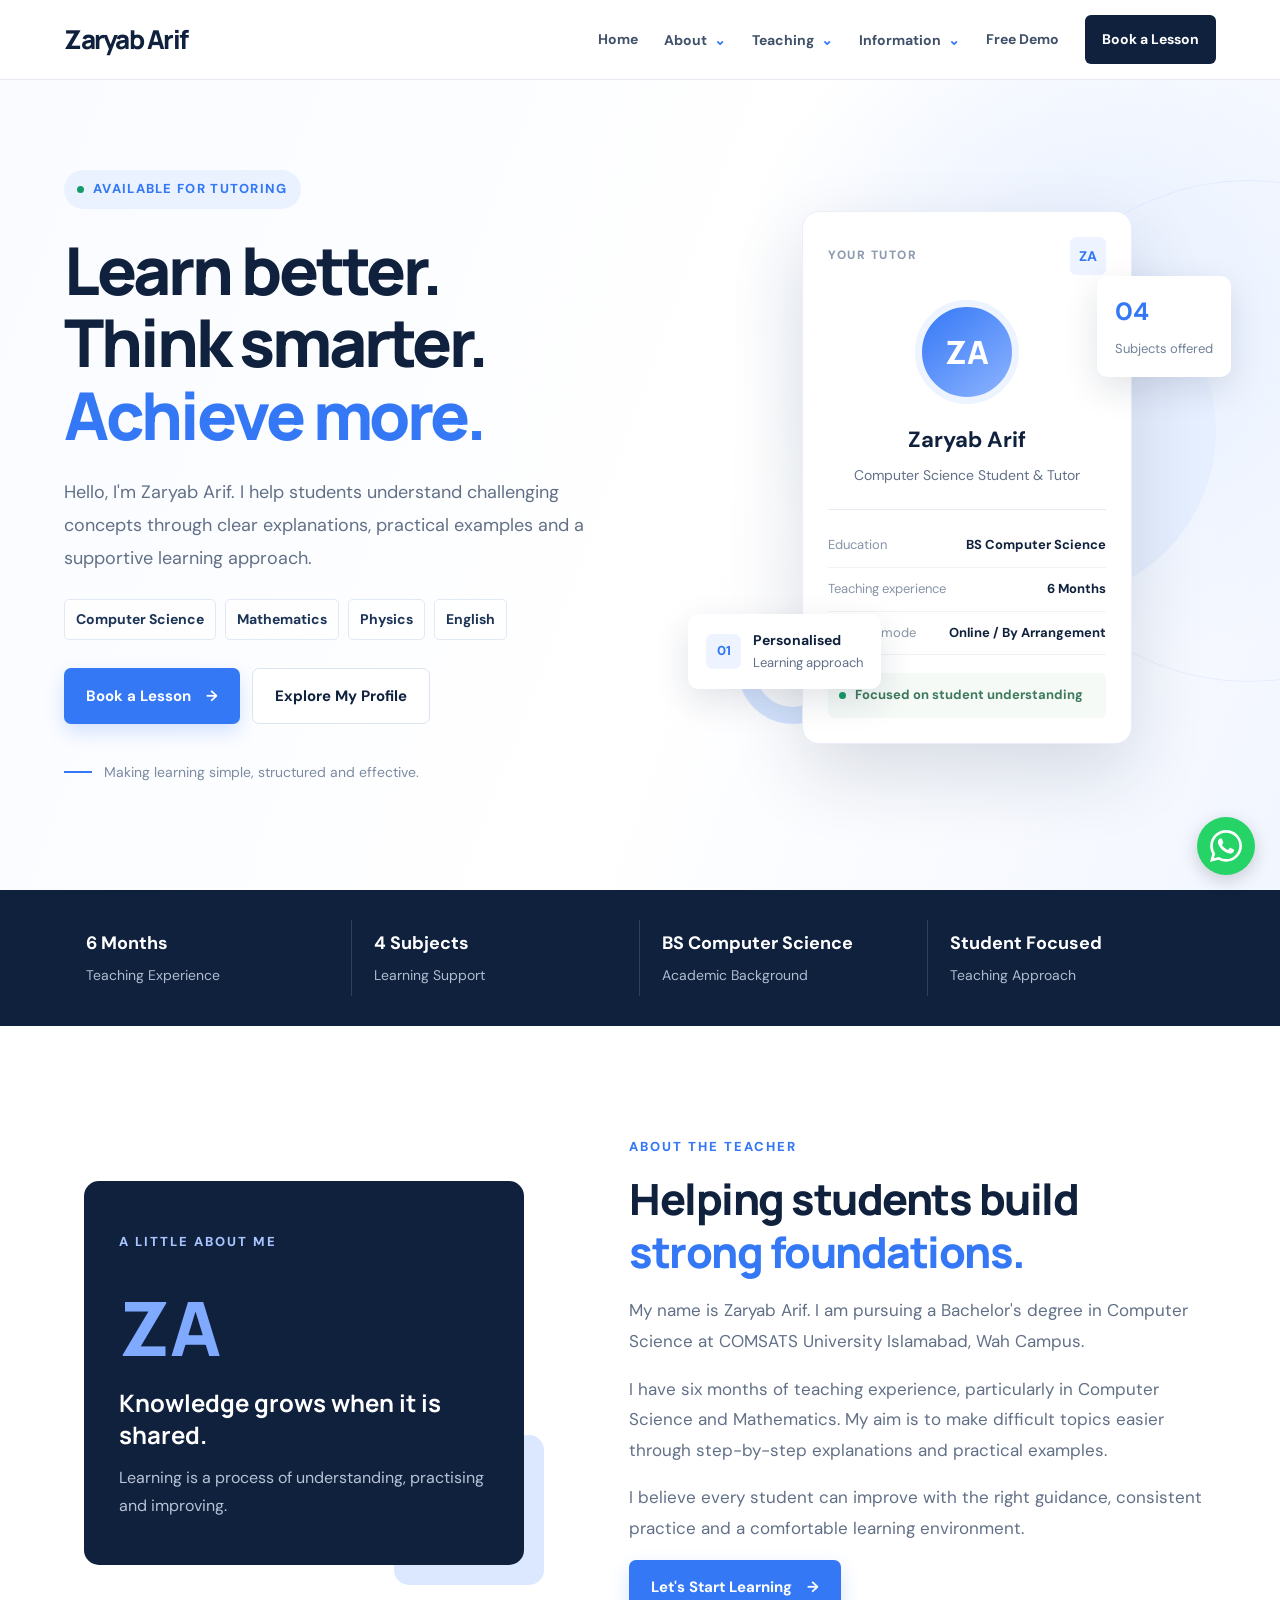
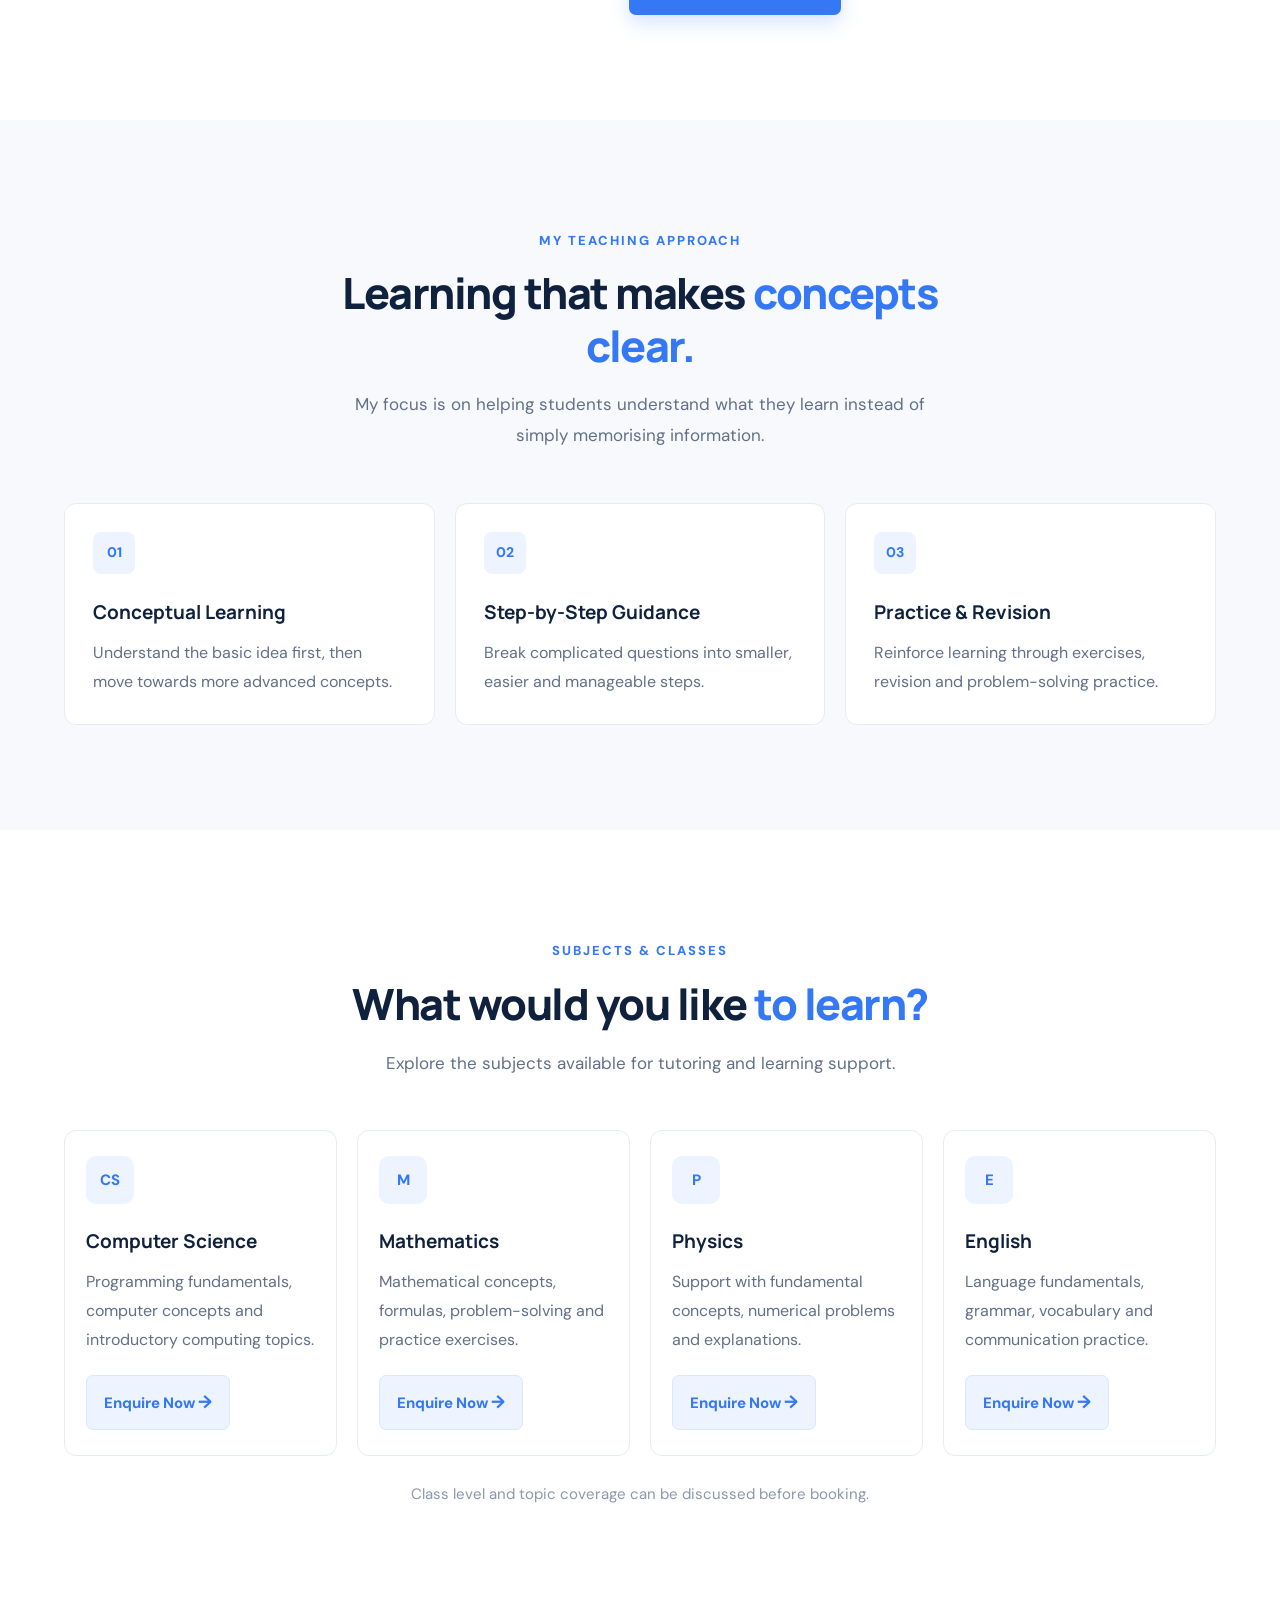
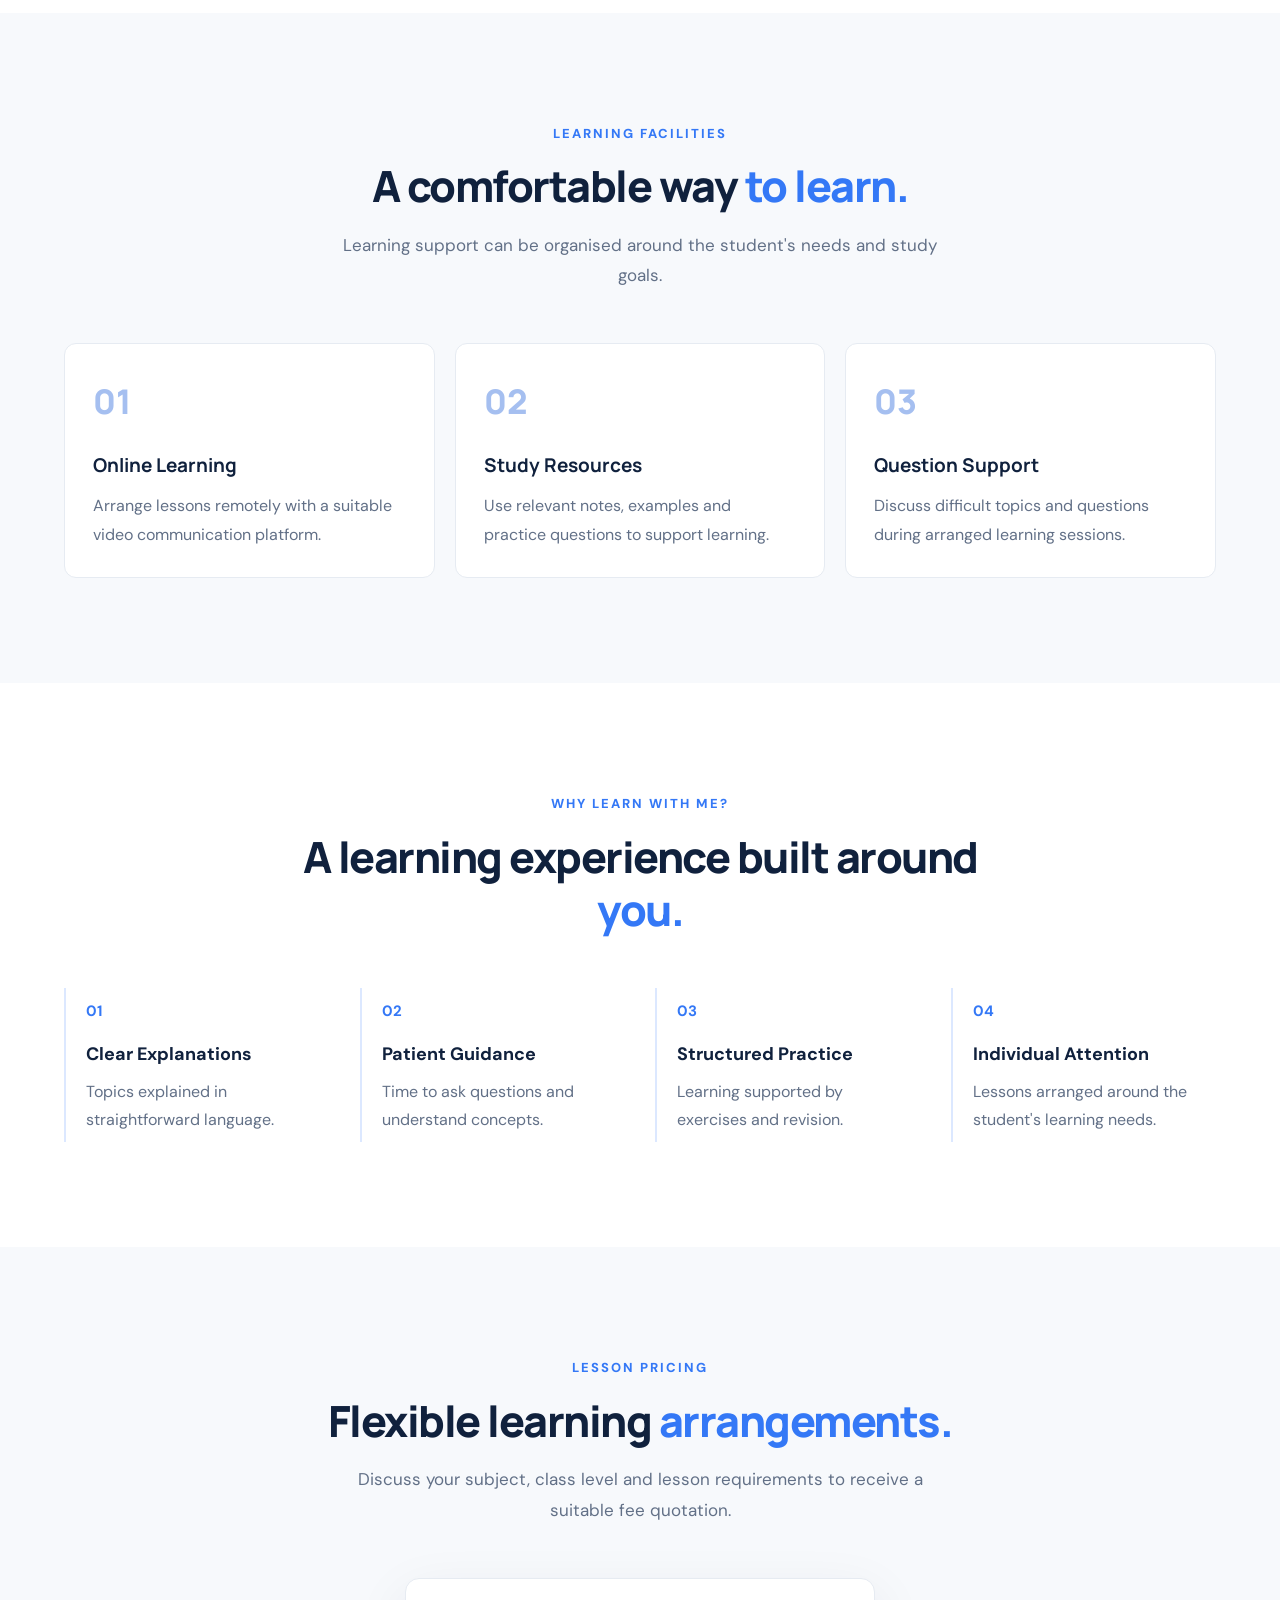
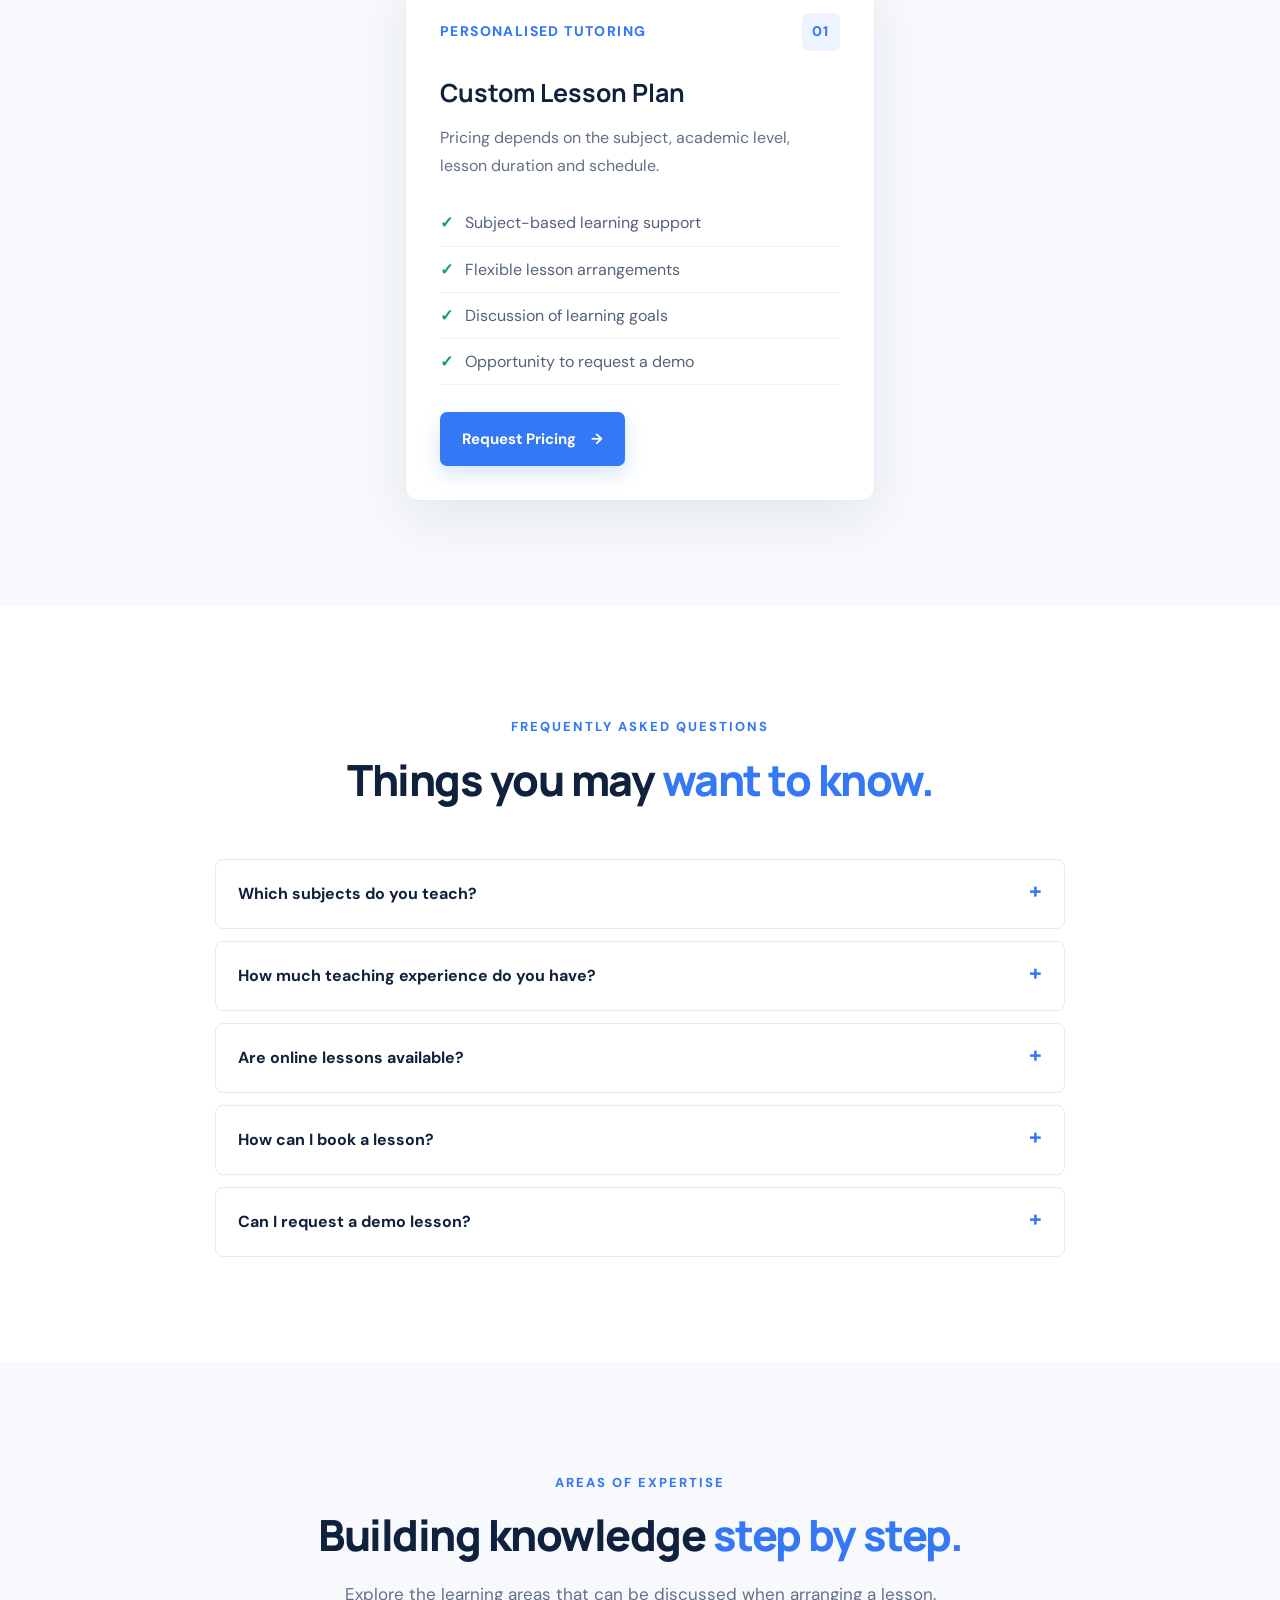
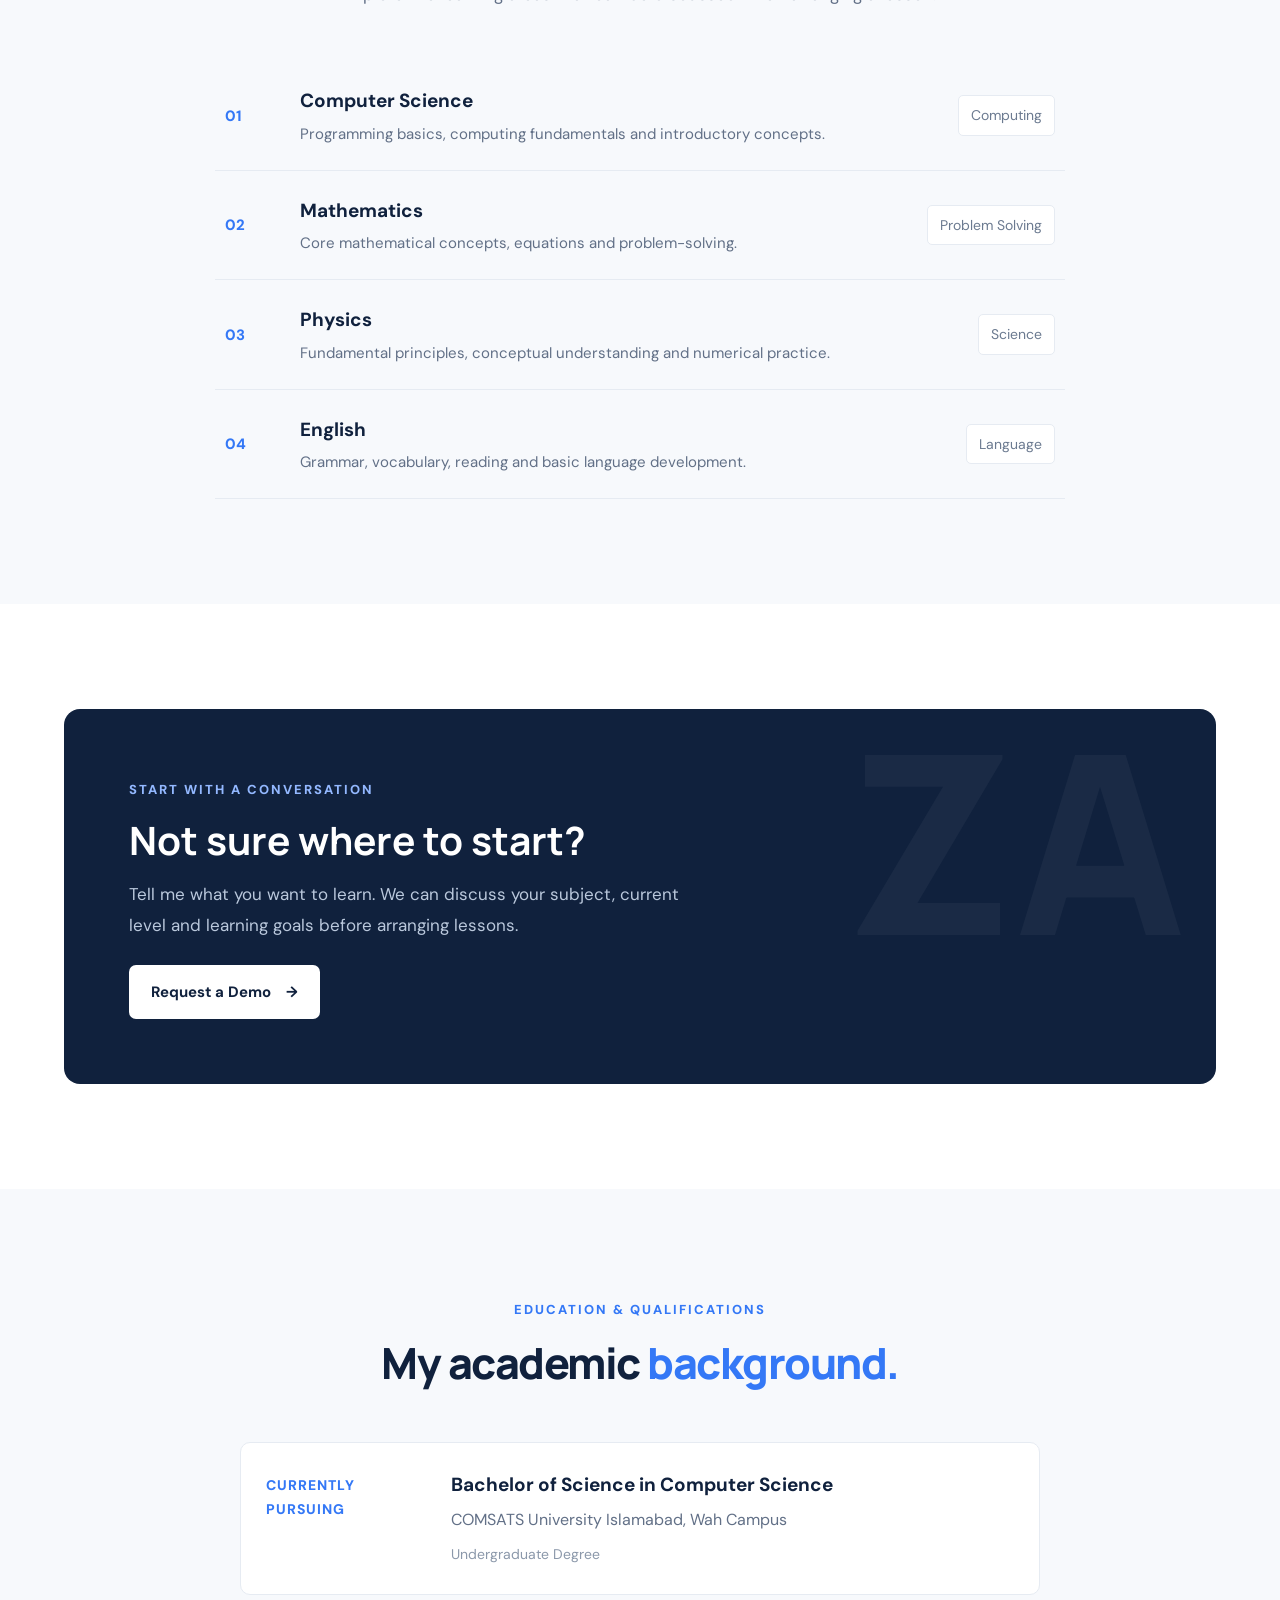
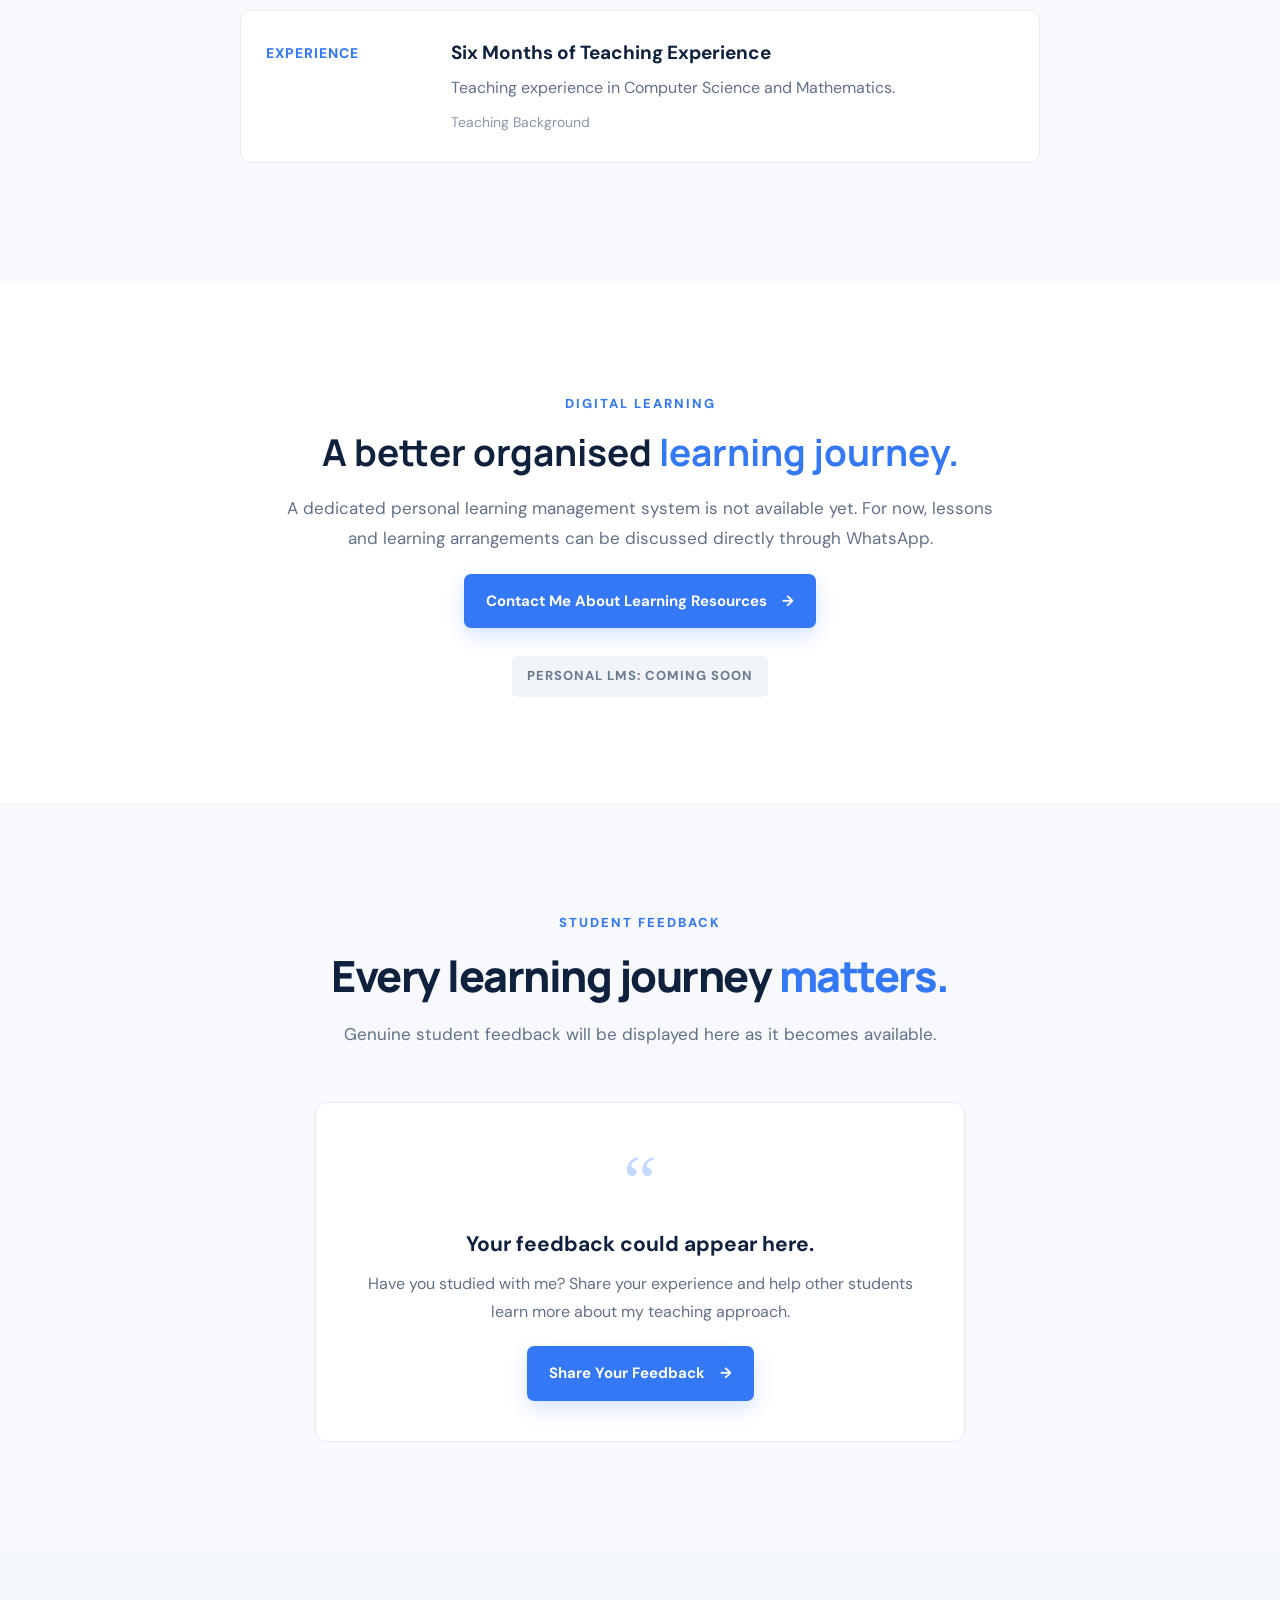
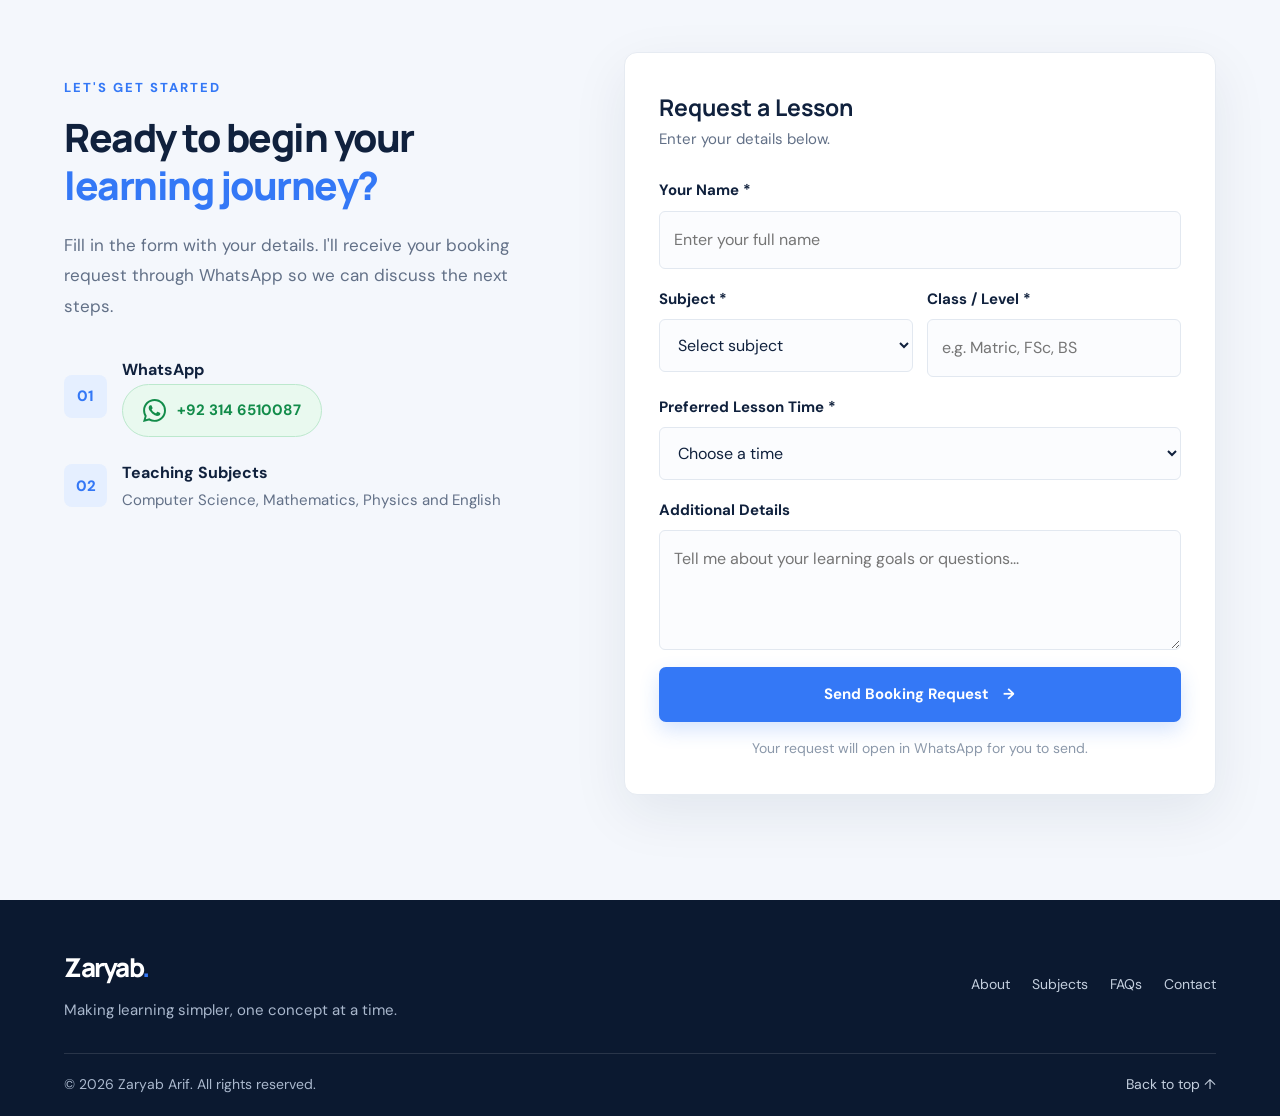
<file: index.html>
<!DOCTYPE html>
<html lang="en">
<head>
    <meta charset="UTF-8">
    <meta name="viewport" content="width=device-width, initial-scale=1.0">
    <meta name="description" content="Meet Zaryab Arif, a computer science student and tutor offering online learning support in Computer Science, Mathematics, Physics and English.">
    <title>Zaryab Arif | Online Tutor</title>
    <link rel="stylesheet" href="style.css">
</head>
<body>

    <!-- HEADER -->
    <header class="header">
        <div class="container navbar">
            <a href="#home" class="logo">Zaryab Arif</a>

            <button class="menu-toggle" id="menuToggle" aria-label="Open navigation" aria-expanded="false">
                <span></span><span></span><span></span>
            </button>

            <nav class="nav-links" id="navLinks">
                <a href="#home">Home</a>

                <div class="nav-dropdown">
                    <button class="dropdown-toggle">About <span>⌄</span></button>
                    <div class="dropdown-menu">
                        <a href="#about">About Me</a>
                        <a href="#specialties">Teaching Approach</a>
                        <a href="#qualifications">Qualifications</a>
                    </div>
                </div>

                <div class="nav-dropdown">
                    <button class="dropdown-toggle">Teaching <span>⌄</span></button>
                    <div class="dropdown-menu">
                        <a href="#subjects">Subjects & Classes</a>
                        <a href="#facilities">Learning Facilities</a>
                        <a href="#expertise">Expertise</a>
                    </div>
                </div>

                <div class="nav-dropdown">
                    <button class="dropdown-toggle">Information <span>⌄</span></button>
                    <div class="dropdown-menu">
                        <a href="#trust">Why Learn With Me?</a>
                        <a href="#pricing">Pricing</a>
                        <a href="#faq">FAQs</a>
                        <a href="#lms">Learning Platform</a>
                        <a href="#testimonials">Reviews</a>
                    </div>
                </div>

                <a href="#demo">Free Demo</a>
                <a href="#booking" class="nav-cta">Book a Lesson</a>
            </nav>
        </div>
    </header>


    <main>

        <!-- 1. HERO -->
        <section class="hero" id="home">
            <div class="container hero-grid">

                <div class="hero-content">
                    <div class="eyebrow">
                        <span class="status-dot"></span>
                        AVAILABLE FOR TUTORING
                    </div>

                    <h1>
                        Learn better.<br>
                        Think smarter.<br>
                        <span>Achieve more.</span>
                    </h1>

                    <p class="hero-description">
                        Hello, I'm Zaryab Arif. I help students understand
                        challenging concepts through clear explanations,
                        practical examples and a supportive learning approach.
                    </p>

                    <div class="hero-tags">
                        <span>Computer Science</span>
                        <span>Mathematics</span>
                        <span>Physics</span>
                        <span>English</span>
                    </div>

                    <div class="hero-buttons">
                        <a href="#booking" class="btn btn-primary">
                            Book a Lesson <span>→</span>
                        </a>
                        <a href="#about" class="btn btn-secondary">
                            Explore My Profile
                        </a>
                    </div>

                    <div class="hero-note">
                        <span class="note-line"></span>
                        Making learning simple, structured and effective.
                    </div>
                </div>

                <div class="hero-visual">
                    <div class="visual-decoration decoration-one"></div>
                    <div class="visual-decoration decoration-two"></div>

                    <div class="profile-card">
                        <div class="profile-top">
                            <span class="profile-label">YOUR TUTOR</span>
                            <span class="profile-mark">ZA</span>
                        </div>

                        <div class="profile-avatar">ZA</div>

                        <h2>Zaryab Arif</h2>
                        <p class="profile-role">Computer Science Student & Tutor</p>

                        <div class="profile-divider"></div>

                        <div class="profile-detail">
                            <span>Education</span>
                            <strong>BS Computer Science</strong>
                        </div>

                        <div class="profile-detail">
                            <span>Teaching experience</span>
                            <strong>6 Months</strong>
                        </div>

                        <div class="profile-detail">
                            <span>Learning mode</span>
                            <strong>Online / By Arrangement</strong>
                        </div>

                        <div class="profile-bottom">
                            <span class="profile-bottom-dot"></span>
                            Focused on student understanding
                        </div>
                    </div>

                    <div class="floating-card floating-card-top">
                        <strong>04</strong>
                        <span>Subjects offered</span>
                    </div>

                    <div class="floating-card floating-card-bottom">
                        <span class="floating-icon">01</span>
                        <div>
                            <strong>Personalised</strong>
                            <span>Learning approach</span>
                        </div>
                    </div>
                </div>

            </div>
        </section>


        <!-- INTRO STRIP -->
        <section class="intro-strip">
            <div class="container intro-grid">
                <div>
                    <strong>6 Months</strong>
                    <span>Teaching Experience</span>
                </div>
                <div>
                    <strong>4 Subjects</strong>
                    <span>Learning Support</span>
                </div>
                <div>
                    <strong>BS Computer Science</strong>
                    <span>Academic Background</span>
                </div>
                <div>
                    <strong>Student Focused</strong>
                    <span>Teaching Approach</span>
                </div>
            </div>
        </section>


        <!-- 2. ABOUT -->
        <section class="section about" id="about">
            <div class="container two-column">

                <div class="about-visual">
                    <div class="about-panel">
                        <span class="panel-small">A LITTLE ABOUT ME</span>
                        <div class="about-initials">ZA</div>
                        <h3>Knowledge grows when it is shared.</h3>
                        <p>Learning is a process of understanding, practising and improving.</p>
                    </div>
                    <div class="about-accent"></div>
                </div>

                <div class="section-content">
                    <span class="section-label">ABOUT THE TEACHER</span>
                    <h2>Helping students build <span>strong foundations.</span></h2>

                    <p>
                        My name is Zaryab Arif. I am pursuing a Bachelor's
                        degree in Computer Science at COMSATS University
                        Islamabad, Wah Campus.
                    </p>

                    <p>
                        I have six months of teaching experience, particularly
                        in Computer Science and Mathematics. My aim is to make
                        difficult topics easier through step-by-step
                        explanations and practical examples.
                    </p>

                    <p>
                        I believe every student can improve with the right
                        guidance, consistent practice and a comfortable
                        learning environment.
                    </p>

                    <a href="#booking" class="btn btn-primary">
                            Let's Start Learning <span>→</span>
                    </a>
                </div>

            </div>
        </section>


        <!-- 3. SPECIALTIES -->
        <section class="section specialties section-light" id="specialties">
            <div class="container">
                <div class="section-heading">
                    <span class="section-label">MY TEACHING APPROACH</span>
                    <h2>Learning that makes <span>concepts clear.</span></h2>
                    <p>My focus is on helping students understand what they learn instead of simply memorising information.</p>
                </div>

                <div class="card-grid three-grid">
                    <article class="feature-card">
                        <div class="card-number">01</div>
                        <h3>Conceptual Learning</h3>
                        <p>Understand the basic idea first, then move towards more advanced concepts.</p>
                    </article>

                    <article class="feature-card">
                        <div class="card-number">02</div>
                        <h3>Step-by-Step Guidance</h3>
                        <p>Break complicated questions into smaller, easier and manageable steps.</p>
                    </article>

                    <article class="feature-card">
                        <div class="card-number">03</div>
                        <h3>Practice & Revision</h3>
                        <p>Reinforce learning through exercises, revision and problem-solving practice.</p>
                    </article>
                </div>
            </div>
        </section>


        <!-- 4. SUBJECTS -->
        <section class="section subjects" id="subjects">
            <div class="container">
                <div class="section-heading">
                    <span class="section-label">SUBJECTS & CLASSES</span>
                    <h2>What would you like <span>to learn?</span></h2>
                    <p>Explore the subjects available for tutoring and learning support.</p>
                </div>

                <div class="card-grid four-grid">
                    <article class="subject-card">
                        <div class="subject-icon">CS</div>
                        <h3>Computer Science</h3>
                        <p>Programming fundamentals, computer concepts and introductory computing topics.</p>
                        <a href="#booking" class="subject-button">
    Enquire Now <span>→</span>
</a>
                    </article>

                    <article class="subject-card">
                        <div class="subject-icon">M</div>
                        <h3>Mathematics</h3>
                        <p>Mathematical concepts, formulas, problem-solving and practice exercises.</p>
                        <a href="#booking" class="subject-button">
    Enquire Now <span>→</span>
</a>
                    </article>

                    <article class="subject-card">
                        <div class="subject-icon">P</div>
                        <h3>Physics</h3>
                        <p>Support with fundamental concepts, numerical problems and explanations.</p>
                        <a href="#booking" class="subject-button">
    Enquire Now <span>→</span>
</a>
                    </article>

                    <article class="subject-card">
                        <div class="subject-icon">E</div>
                        <h3>English</h3>
                        <p>Language fundamentals, grammar, vocabulary and communication practice.</p>
                        <a href="#booking" class="subject-button">
    Enquire Now <span>→</span>
</a>
                    </article>
                </div>

                <p class="small-note">
                    Class level and topic coverage can be discussed before booking.
                </p>
            </div>
        </section>


        <!-- 5. LEARNING FACILITIES -->
        <section class="section facilities section-light" id="facilities">
            <div class="container">
                <div class="section-heading">
                    <span class="section-label">LEARNING FACILITIES</span>
                    <h2>A comfortable way <span>to learn.</span></h2>
                    <p>Learning support can be organised around the student's needs and study goals.</p>
                </div>

                <div class="card-grid three-grid">
                    <article class="facility-card">
                        <div class="facility-icon">01</div>
                        <h3>Online Learning</h3>
                        <p>Arrange lessons remotely with a suitable video communication platform.</p>
                    </article>

                    <article class="facility-card">
                        <div class="facility-icon">02</div>
                        <h3>Study Resources</h3>
                        <p>Use relevant notes, examples and practice questions to support learning.</p>
                    </article>

                    <article class="facility-card">
                        <div class="facility-icon">03</div>
                        <h3>Question Support</h3>
                        <p>Discuss difficult topics and questions during arranged learning sessions.</p>
                    </article>
                </div>
            </div>
        </section>


        <!-- 6. TRUST SIGNALS -->
        <section class="section trust" id="trust">
            <div class="container">
                <div class="section-heading">
                    <span class="section-label">WHY LEARN WITH ME?</span>
                    <h2>A learning experience built around <span>you.</span></h2>
                </div>

                <div class="trust-grid">
                    <div class="trust-item">
                        <strong>01</strong>
                        <h3>Clear Explanations</h3>
                        <p>Topics explained in straightforward language.</p>
                    </div>

                    <div class="trust-item">
                        <strong>02</strong>
                        <h3>Patient Guidance</h3>
                        <p>Time to ask questions and understand concepts.</p>
                    </div>

                    <div class="trust-item">
                        <strong>03</strong>
                        <h3>Structured Practice</h3>
                        <p>Learning supported by exercises and revision.</p>
                    </div>

                    <div class="trust-item">
                        <strong>04</strong>
                        <h3>Individual Attention</h3>
                        <p>Lessons arranged around the student's learning needs.</p>
                    </div>
                </div>
            </div>
        </section>


        <!-- 7. PRICING -->
        <section class="section pricing section-light" id="pricing">
            <div class="container">
                <div class="section-heading">
                    <span class="section-label">LESSON PRICING</span>
                    <h2>Flexible learning <span>arrangements.</span></h2>
                    <p>Discuss your subject, class level and lesson requirements to receive a suitable fee quotation.</p>
                </div>

                <div class="pricing-card">
                    <div class="pricing-top">
                        <span>PERSONALISED TUTORING</span>
                        <div class="pricing-symbol">01</div>
                    </div>
                    <h3>Custom Lesson Plan</h3>
                    <p>Pricing depends on the subject, academic level, lesson duration and schedule.</p>

                    <ul>
                        <li>Subject-based learning support</li>
                        <li>Flexible lesson arrangements</li>
                        <li>Discussion of learning goals</li>
                        <li>Opportunity to request a demo</li>
                    </ul>

                    <a href="#booking" class="btn btn-primary">Request Pricing <span>→</span></a>
                </div>
            </div>
        </section>


        <!-- 8. FAQ -->
        <section class="section faq" id="faq">
            <div class="container faq-container">
                <div class="section-heading">
                    <span class="section-label">FREQUENTLY ASKED QUESTIONS</span>
                    <h2>Things you may <span>want to know.</span></h2>
                </div>

                <div class="faq-list">
                    <details class="faq-item">
                        <summary>Which subjects do you teach?</summary>
                        <p>I offer learning support in Computer Science, Mathematics, Physics and English.</p>
                    </details>

                    <details class="faq-item">
                        <summary>How much teaching experience do you have?</summary>
                        <p>I have six months of teaching experience, particularly in Computer Science and Mathematics.</p>
                    </details>

                    <details class="faq-item">
                        <summary>Are online lessons available?</summary>
                        <p>Online lessons can be arranged. Contact me to discuss a suitable platform and schedule.</p>
                    </details>

                    <details class="faq-item">
                        <summary>How can I book a lesson?</summary>
                        <p>Complete the booking form on this website. It will prepare a message that you can send to me through WhatsApp.</p>
                    </details>

                    <details class="faq-item">
                        <summary>Can I request a demo lesson?</summary>
                        <p>Yes. You can contact me to discuss the possibility of arranging a demo lesson.</p>
                    </details>
                </div>
            </div>
        </section>


        <!-- 9. EXPERTISE -->
        <section class="section expertise section-light" id="expertise">
            <div class="container">
                <div class="section-heading">
                    <span class="section-label">AREAS OF EXPERTISE</span>
                    <h2>Building knowledge <span>step by step.</span></h2>
                    <p>Explore the learning areas that can be discussed when arranging a lesson.</p>
                </div>

                <div class="expertise-list">
                    <div class="expertise-row">
                        <span class="expertise-index">01</span>
                        <div>
                            <h3>Computer Science</h3>
                            <p>Programming basics, computing fundamentals and introductory concepts.</p>
                        </div>
                        <span class="expertise-tag">Computing</span>
                    </div>

                    <div class="expertise-row">
                        <span class="expertise-index">02</span>
                        <div>
                            <h3>Mathematics</h3>
                            <p>Core mathematical concepts, equations and problem-solving.</p>
                        </div>
                        <span class="expertise-tag">Problem Solving</span>
                    </div>

                    <div class="expertise-row">
                        <span class="expertise-index">03</span>
                        <div>
                            <h3>Physics</h3>
                            <p>Fundamental principles, conceptual understanding and numerical practice.</p>
                        </div>
                        <span class="expertise-tag">Science</span>
                    </div>

                    <div class="expertise-row">
                        <span class="expertise-index">04</span>
                        <div>
                            <h3>English</h3>
                            <p>Grammar, vocabulary, reading and basic language development.</p>
                        </div>
                        <span class="expertise-tag">Language</span>
                    </div>
                </div>
            </div>
        </section>


        <!-- 10. DEMO BOOKING -->
        <section class="section demo" id="demo">
            <div class="container demo-box">
                <div class="demo-content">
                    <span class="section-label">START WITH A CONVERSATION</span>
                    <h2>Not sure where to start?</h2>
                    <p>Tell me what you want to learn. We can discuss your subject, current level and learning goals before arranging lessons.</p>
                    <a href="#booking" class="btn btn-light">Request a Demo <span>→</span></a>
                </div>
                <div class="demo-decoration">ZA</div>
            </div>
        </section>


        <!-- 11. QUALIFICATIONS -->
        <section class="section qualifications section-light" id="qualifications">
            <div class="container">
                <div class="section-heading">
                    <span class="section-label">EDUCATION & QUALIFICATIONS</span>
                    <h2>My academic <span>background.</span></h2>
                </div>

                <div class="qualification-card">
                    <div class="qualification-year">CURRENTLY PURSUING</div>
                    <div>
                        <h3>Bachelor of Science in Computer Science</h3>
                        <p>COMSATS University Islamabad, Wah Campus</p>
                        <span>Undergraduate Degree</span>
                    </div>
                </div>

                <div class="qualification-card">
                    <div class="qualification-year">EXPERIENCE</div>
                    <div>
                        <h3>Six Months of Teaching Experience</h3>
                        <p>Teaching experience in Computer Science and Mathematics.</p>
                        <span>Teaching Background</span>
                    </div>
                </div>
            </div>
        </section>


        <!-- 12. LMS -->
        <section class="section lms" id="lms">
            <div class="container lms-content">
                <span class="section-label">DIGITAL LEARNING</span>
                <h2>A better organised <span>learning journey.</span></h2>
                <p>
                    A dedicated personal learning management system is not
                    available yet. For now, lessons and learning arrangements
                    can be discussed directly through WhatsApp.
                </p>
                <a href="https://wa.me/923146510087"
                target="_blank"
                rel="noopener"
                class="btn btn-primary">
                Contact Me About Learning Resources <span>→</span>
                </a>
                <div class="lms-status">PERSONAL LMS: COMING SOON</div>
            </div>
        </section>


        <!-- 13. TESTIMONIALS -->
        <section class="section testimonials section-light" id="testimonials">
            <div class="container">
                <div class="section-heading">
                    <span class="section-label">STUDENT FEEDBACK</span>
                    <h2>Every learning journey <span>matters.</span></h2>
                    <p>Genuine student feedback will be displayed here as it becomes available.</p>
                </div>

                <div class="review-placeholder">
                    <div class="review-quote">“</div>
                    <h3>Your feedback could appear here.</h3>
                    <p>Have you studied with me? Share your experience and help other students learn more about my teaching approach.</p>
                    <a href="feedback.html" class="btn btn-primary">
                         Share Your Feedback <span>→</span>
                    </a>
                </div>
            </div>
        </section>


        <!-- BOOKING FORM -->
        <section class="section booking" id="booking">
            <div class="container booking-grid">

                <div class="booking-information">
                    <span class="section-label">LET'S GET STARTED</span>
                    <h2>Ready to begin your <span>learning journey?</span></h2>
                    <p>
                        Fill in the form with your details. I'll receive your
                        booking request through WhatsApp so we can discuss
                        the next steps.
                    </p>

                    <div class="contact-detail">
                        <span class="contact-icon">01</span>
                        <div>
                            <strong>WhatsApp</strong>
                            <a href="https://wa.me/923146510087"
   target="_blank"
   rel="noopener"
   class="whatsapp-number">

    <span class="whatsapp-icon">
        <svg viewBox="0 0 24 24" aria-hidden="true">
            <path fill="currentColor" d="M20.52 3.48A11.86 11.86 0 0 0 12.05 0C5.48 0 .13 5.35.13 11.92c0 2.1.55 4.15 1.6 5.96L0 24l6.28-1.65a11.9 11.9 0 0 0 5.77 1.47h.01c6.57 0 11.92-5.35 11.92-11.92 0-3.18-1.24-6.17-3.46-8.42ZM12.05 21.8a9.87 9.87 0 0 1-5.03-1.38l-.36-.21-3.73.98.99-3.64-.24-.38a9.86 9.86 0 0 1-1.52-5.25c0-5.45 4.44-9.89 9.9-9.89 2.64 0 5.12 1.03 6.98 2.9a9.82 9.82 0 0 1 2.9 6.99c0 5.45-4.44 9.88-9.89 9.88Zm5.42-7.4c-.3-.15-1.77-.87-2.05-.97-.27-.1-.47-.15-.67.15-.2.3-.77.97-.94 1.17-.17.2-.35.22-.65.07-.3-.15-1.26-.46-2.4-1.46-.89-.8-1.49-1.77-1.67-2.07-.17-.3-.02-.46.13-.61.13-.13.3-.35.45-.52.15-.17.2-.3.3-.5.1-.2.05-.37-.02-.52-.08-.15-.67-1.62-.92-2.22-.24-.58-.49-.5-.67-.51h-.57c-.2 0-.52.07-.8.37-.27.3-1.04 1.02-1.04 2.49s1.07 2.89 1.22 3.09c.15.2 2.1 3.2 5.08 4.49.71.3 1.26.49 1.69.63.71.22 1.36.19 1.87.11.57-.08 1.77-.72 2.02-1.42.25-.7.25-1.3.17-1.42-.07-.12-.27-.2-.57-.35Z"/>
        </svg>
    </span>

    +92 314 6510087
</a>
                        </div>
                    </div>

                    <div class="contact-detail">
                        <span class="contact-icon">02</span>
                        <div>
                            <strong>Teaching Subjects</strong>
                            <p>Computer Science, Mathematics, Physics and English</p>
                        </div>
                    </div>
                </div>

                <form class="booking-form" id="bookingForm">
                    <div class="form-heading">
                        <h3>Request a Lesson</h3>
                        <p>Enter your details below.</p>
                    </div>

                    <div class="form-group">
                        <label for="studentName">Your Name *</label>
                        <input type="text" id="studentName" placeholder="Enter your full name" required>
                    </div>

                    <div class="form-row">
                        <div class="form-group">
                            <label for="studentSubject">Subject *</label>
                            <select id="studentSubject" required>
                                <option value="">Select subject</option>
                                <option>Computer Science</option>
                                <option>Mathematics</option>
                                <option>Physics</option>
                                <option>English</option>
                            </select>
                        </div>

                        <div class="form-group">
                            <label for="studentLevel">Class / Level *</label>
                            <input type="text" id="studentLevel" placeholder="e.g. Matric, FSc, BS" required>
                        </div>
                    </div>

                    <div class="form-group">
                        <label for="lessonTime">Preferred Lesson Time *</label>
                        <select id="lessonTime" required>
                            <option value="">Choose a time</option>
                            <option>Morning</option>
                            <option>Afternoon</option>
                            <option>Evening</option>
                            <option>Flexible</option>
                        </select>
                    </div>

                    <div class="form-group">
                        <label for="studentMessage">Additional Details</label>
                        <textarea id="studentMessage" placeholder="Tell me about your learning goals or questions..."></textarea>
                    </div>

                    <button type="submit" class="btn btn-primary form-submit">
                        Send Booking Request <span>→</span>
                    </button>

                    <p class="form-note">Your request will open in WhatsApp for you to send.</p>
                </form>

            </div>
        </section>

    </main>


    <!-- FOOTER -->
    <footer class="footer">
        <div class="container footer-content">
            <div>
                <a href="#home" class="footer-logo">Zaryab<span>.</span></a>
                <p>Making learning simpler, one concept at a time.</p>
            </div>

            <div class="footer-links">
                <a href="#about">About</a>
                <a href="#subjects">Subjects</a>
                <a href="#faq">FAQs</a>
                <a href="#booking">Contact</a>
            </div>
        </div>

        <div class="container footer-bottom">
            <p>© <span id="currentYear"></span> Zaryab Arif. All rights reserved.</p>
            <a href="#home">Back to top ↑</a>
        </div>
    </footer>


    <!-- FLOATING WHATSAPP -->
    <a href="https://wa.me/923146510087"
   class="whatsapp-float"
   target="_blank"
   rel="noopener"
   aria-label="Chat with me on WhatsApp">

    <svg viewBox="0 0 24 24" aria-hidden="true">
        <path fill="currentColor" d="M20.52 3.48A11.86 11.86 0 0 0 12.05 0C5.48 0 .13 5.35.13 11.92c0 2.1.55 4.15 1.6 5.96L0 24l6.28-1.65a11.9 11.9 0 0 0 5.77 1.47h.01c6.57 0 11.92-5.35 11.92-11.92 0-3.18-1.24-6.17-3.46-8.42ZM12.05 21.8a9.87 9.87 0 0 1-5.03-1.38l-.36-.21-3.73.98.99-3.64-.24-.38a9.86 9.86 0 0 1-1.52-5.25c0-5.45 4.44-9.89 9.9-9.89 2.64 0 5.12 1.03 6.98 2.9a9.82 9.82 0 0 1 2.9 6.99c0 5.45-4.44 9.88-9.89 9.88Zm5.42-7.4c-.3-.15-1.77-.87-2.05-.97-.27-.1-.47-.15-.67.15-.2.3-.77.97-.94 1.17-.17.2-.35.22-.65.07-.3-.15-1.26-.46-2.4-1.46-.89-.8-1.49-1.77-1.67-2.07-.17-.3-.02-.46.13-.61.13-.13.3-.35.45-.52.15-.17.2-.3.3-.5.1-.2.05-.37-.02-.52-.08-.15-.67-1.62-.92-2.22-.24-.58-.49-.5-.67-.51h-.57c-.2 0-.52.07-.8.37-.27.3-1.04 1.02-1.04 2.49s1.07 2.89 1.22 3.09c.15.2 2.1 3.2 5.08 4.49.71.3 1.26.49 1.69.63.71.22 1.36.19 1.87.11.57-.08 1.77-.72 2.02-1.42.25-.7.25-1.3.17-1.42-.07-.12-.27-.2-.57-.35Z"/>
    </svg>
</a>

    <script src="script.js"></script>
</body>
</html>
</file>
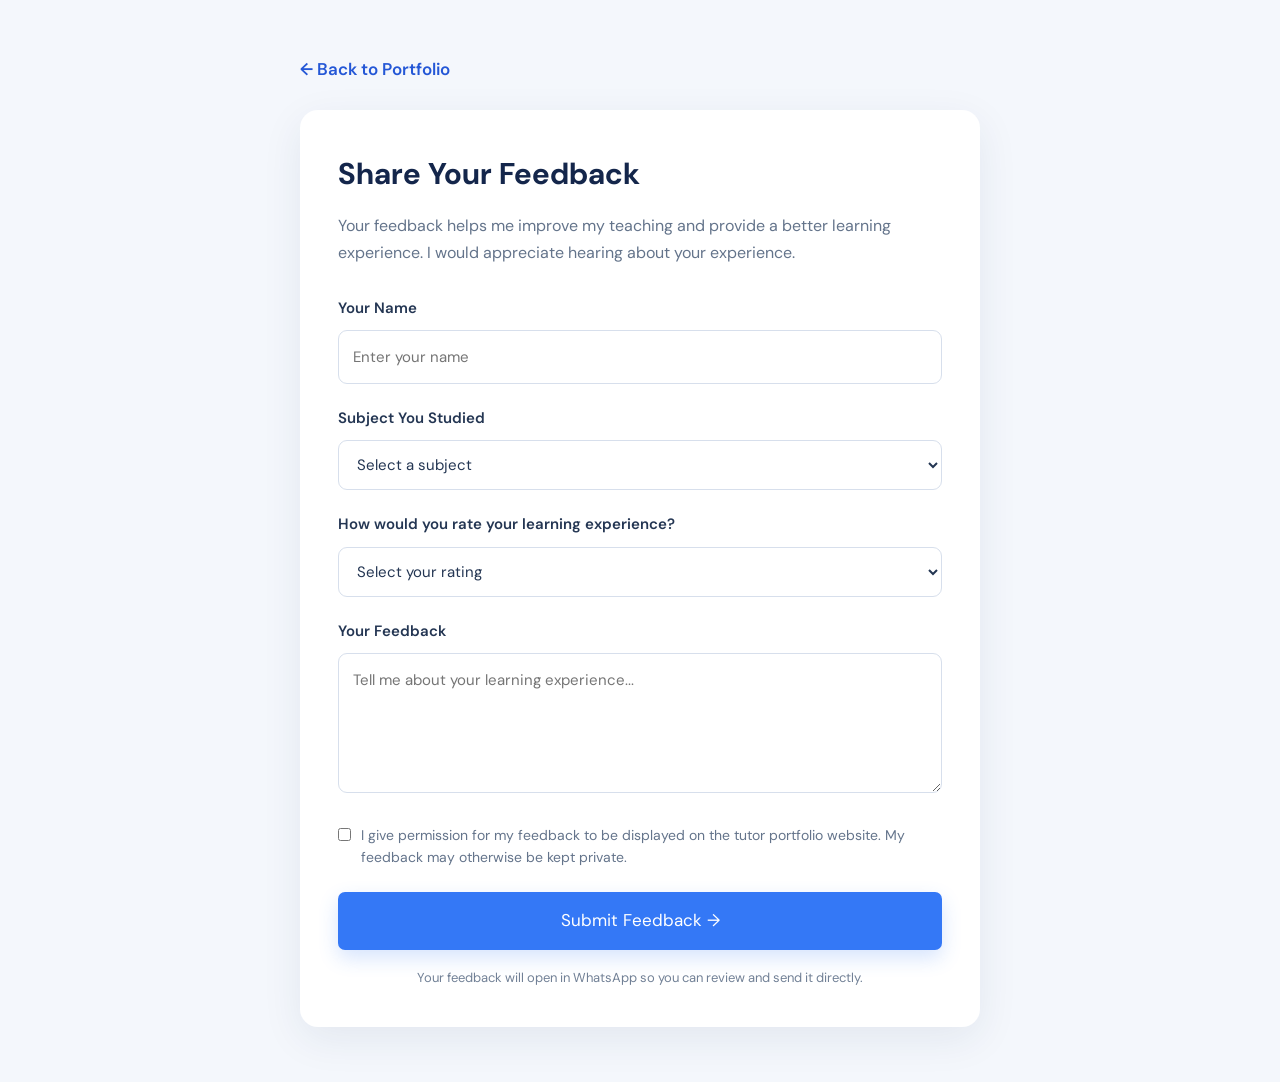
<file: feedback.html>
<!DOCTYPE html>
<html lang="en">
<head>
    <meta charset="UTF-8">
    <meta name="viewport" content="width=device-width, initial-scale=1.0">
    <title>Share Your Feedback | Zaryab Arif</title>
    <link rel="stylesheet" href="style.css">

    <style>
        .feedback-page {
            min-height: 100vh;
            padding: 55px 20px;
            background: #f4f7fc;
        }

        .feedback-wrapper {
            max-width: 680px;
            margin: 0 auto;
        }

        .feedback-back {
            display: inline-block;
            margin-bottom: 25px;
            color: #2457d6;
            font-weight: 600;
            text-decoration: none;
        }

        .feedback-card {
            background: #ffffff;
            padding: 38px;
            border-radius: 18px;
            box-shadow: 0 12px 40px rgba(20, 45, 90, 0.08);
        }

        .feedback-card h1 {
            color: #14264b;
            font-size: 30px;
            margin-bottom: 12px;
        }

        .feedback-card .feedback-intro {
            color: #64748b;
            font-size: 16px;
            line-height: 1.7;
            margin-bottom: 28px;
        }

        .feedback-field {
            margin-bottom: 21px;
        }

        .feedback-field label {
            display: block;
            margin-bottom: 9px;
            color: #243653;
            font-weight: 600;
            font-size: 15px;
        }

        .feedback-field input,
        .feedback-field select,
        .feedback-field textarea {
            width: 100%;
            padding: 13px 14px;
            border: 1px solid #d7dfec;
            border-radius: 9px;
            font: inherit;
            font-size: 15px;
            color: #243653;
            background: #fff;
        }

        .feedback-field textarea {
            min-height: 140px;
            resize: vertical;
        }

        .feedback-field input:focus,
        .feedback-field select:focus,
        .feedback-field textarea:focus {
            outline: none;
            border-color: #2457d6;
            box-shadow: 0 0 0 3px rgba(36, 87, 214, 0.10);
        }

        .feedback-consent {
            display: flex;
            align-items: flex-start;
            gap: 10px;
            margin: 8px 0 24px;
            color: #64748b;
            font-size: 14px;
            line-height: 1.6;
        }

        .feedback-consent input {
            margin-top: 4px;
        }

        .feedback-submit {
            width: 100%;
            border: none;
            cursor: pointer;
            font: inherit;
        }

        .feedback-note {
            margin-top: 18px;
            color: #718096;
            font-size: 13px;
            line-height: 1.6;
            text-align: center;
        }

        @media (max-width: 600px) {
            .feedback-page {
                padding: 30px 15px;
            }

            .feedback-card {
                padding: 25px 20px;
            }

            .feedback-card h1 {
                font-size: 25px;
            }
        }
    </style>
</head>

<body>

    <main class="feedback-page">
        <div class="feedback-wrapper">

            <a href="index.html" class="feedback-back">
                ← Back to Portfolio
            </a>

            <section class="feedback-card">

                <h1>Share Your Feedback</h1>

                <p class="feedback-intro">
                    Your feedback helps me improve my teaching and provide
                    a better learning experience. I would appreciate hearing
                    about your experience.
                </p>

                <form id="feedbackForm">

                    <div class="feedback-field">
                        <label for="feedbackName">Your Name</label>
                        <input
                            type="text"
                            id="feedbackName"
                            placeholder="Enter your name"
                            required>
                    </div>

                    <div class="feedback-field">
                        <label for="feedbackSubject">Subject You Studied</label>
                        <select id="feedbackSubject" required>
                            <option value="">Select a subject</option>
                            <option>Computer Science</option>
                            <option>Mathematics</option>
                            <option>Physics</option>
                            <option>English</option>
                            <option>Other</option>
                        </select>
                    </div>

                    <div class="feedback-field">
                        <label for="feedbackRating">How would you rate your learning experience?</label>
                        <select id="feedbackRating" required>
                            <option value="">Select your rating</option>
                            <option value="5 - Excellent">5 - Excellent</option>
                            <option value="4 - Very Good">4 - Very Good</option>
                            <option value="3 - Good">3 - Good</option>
                            <option value="2 - Fair">2 - Fair</option>
                            <option value="1 - Needs Improvement">1 - Needs Improvement</option>
                        </select>
                    </div>

                    <div class="feedback-field">
                        <label for="feedbackMessage">Your Feedback</label>
                        <textarea
                            id="feedbackMessage"
                            placeholder="Tell me about your learning experience..."
                            required></textarea>
                    </div>

                    <label class="feedback-consent">
                        <input type="checkbox" id="feedbackPermission">
                        <span>
                            I give permission for my feedback to be displayed
                            on the tutor portfolio website. My feedback may
                            otherwise be kept private.
                        </span>
                    </label>

                    <button type="submit" class="btn btn-primary feedback-submit">
                        Submit Feedback →
                    </button>

                </form>

                <p class="feedback-note">
                    Your feedback will open in WhatsApp so you can review
                    and send it directly.
                </p>

            </section>
        </div>
    </main>

    <script src="script.js"></script>
</body>
</html>
</file>
<file: style.css>
@import url('https://fonts.googleapis.com/css2?family=DM+Sans:wght@400;500;600;700;800&family=Manrope:wght@400;500;600;700;800&display=swap');

:root {
    --navy: #10213d;
    --navy-light: #1c3456;
    --blue: #3478f6;
    --blue-dark: #205fd3;
    --blue-pale: #edf4ff;
    --text: #627087;
    --white: #ffffff;
    --light: #f7f9fc;
    --border: #e6ebf2;
    --green: #159b67;
    --shadow: 0 18px 55px rgba(16, 33, 61, 0.08);
}

* {
    margin: 0;
    padding: 0;
    box-sizing: border-box;
}

html {
    scroll-behavior: smooth;
    scroll-padding-top: 95px;
}

body {
    font-family: 'DM Sans', sans-serif;
    color: var(--text);
    background: var(--white);
    font-size: 17px;
    line-height: 1.75;
    overflow-x: hidden;
}

a {
    text-decoration: none;
    color: inherit;
}

button,
input,
select,
textarea {
    font: inherit;
}

button {
    cursor: pointer;
}

.container {
    width: min(1160px, 90%);
    margin: auto;
}

.section {
    padding: 105px 0;
}

.section-light {
    background: var(--light);
}

.section-label {
    color: var(--blue);
    font-size: 13px;
    font-weight: 800;
    letter-spacing: 2px;
    display: inline-block;
    margin-bottom: 15px;
}

.section-heading {
    max-width: 700px;
    margin: 0 auto 52px;
    text-align: center;
}

.section-heading h2,
.section-content h2,
.booking-information h2 {
    font-family: 'Manrope', sans-serif;
    color: var(--navy);
    font-size: clamp(32px, 4vw, 43px);
    font-weight: 800;
    line-height: 1.22;
    letter-spacing: -1.5px;
    margin-bottom: 17px;
}

.section-heading h2 span,
.section-content h2 span,
.booking-information h2 span {
    color: var(--blue);
}

.section-heading p {
    max-width: 620px;
    margin: auto;
    font-size: 17px;
    line-height: 1.8;
}

.btn {
    display: inline-flex;
    align-items: center;
    justify-content: center;
    gap: 15px;
    padding: 14px 22px;
    border-radius: 7px;
    font-weight: 700;
    font-size: 15px;
    transition: 0.25s ease;
}

.btn-primary {
    background: var(--blue);
    color: white;
    box-shadow: 0 8px 20px rgba(52, 120, 246, 0.2);
}

.btn-primary:hover {
    background: var(--blue-dark);
    transform: translateY(-3px);
    box-shadow: 0 12px 25px rgba(52, 120, 246, 0.27);
}

.btn-secondary {
    border: 1px solid #dce4f0;
    background: white;
    color: var(--navy);
}

.btn-secondary:hover {
    border-color: var(--blue);
    color: var(--blue);
}

.text-link {
    display: inline-flex;
    align-items: center;
    gap: 10px;
    color: var(--blue);
    font-size: 16px;
    font-weight: 700;
}

.text-link:hover {
    gap: 15px;
}

/* HEADER */

.header {
    position: sticky;
    top: 0;
    z-index: 1000;
    background: rgba(255, 255, 255, 0.96);
    backdrop-filter: blur(14px);
    border-bottom: 1px solid var(--border);
}

.navbar {
    min-height: 79px;
    display: flex;
    align-items: center;
    justify-content: space-between;
    gap: 25px;
}

.logo,
.footer-logo {
    color: var(--navy);
    font-family: 'Manrope', sans-serif;
    font-size: 26px;
    font-weight: 800;
    letter-spacing: -1.5px;
}

.logo span,
.footer-logo span {
    color: var(--blue);
}

.nav-links {
    display: flex;
    align-items: center;
    gap: 26px;
}

.nav-links > a,
.dropdown-toggle {
    color: #40516a;
    font-size: 14px;
    font-weight: 700;
    transition: 0.2s;
}

.nav-links > a:hover,
.dropdown-toggle:hover {
    color: var(--blue);
}

.dropdown-toggle {
    background: none;
    border: none;
}

.dropdown-toggle span {
    color: var(--blue);
    margin-left: 4px;
}

.nav-dropdown {
    position: relative;
}

.dropdown-menu {
    position: absolute;
    top: calc(100% + 19px);
    left: -15px;
    min-width: 215px;
    padding: 9px;
    background: white;
    border: 1px solid var(--border);
    border-radius: 10px;
    box-shadow: var(--shadow);
    display: none;
}

.nav-dropdown.open .dropdown-menu {
    display: block;
    animation: dropIn 0.2s ease;
}

.dropdown-menu a {
    display: block;
    color: #526078;
    font-size: 14px;
    font-weight: 600;
    padding: 10px 12px;
    border-radius: 6px;
}

.dropdown-menu a:hover {
    background: var(--blue-pale);
    color: var(--blue);
}

.nav-links .nav-cta {
    background: var(--navy);
    color: white;
    padding: 12px 17px;
    border-radius: 6px;
}

.nav-links .nav-cta:hover {
    background: var(--blue);
    color: white;
}

.menu-toggle {
    display: none;
    width: 42px;
    height: 40px;
    border: 1px solid var(--border);
    border-radius: 7px;
    background: white;
    padding: 10px;
}

.menu-toggle span {
    height: 2px;
    width: 100%;
    display: block;
    background: var(--navy);
    margin: 4px 0;
    transition: 0.2s;
}

/* HERO */

.hero {
    position: relative;
    overflow: hidden;
    padding: 90px 0 105px;
    background:
        radial-gradient(circle at 85% 30%, #e6efff 0, transparent 29%),
        linear-gradient(110deg, #f9fbff 0%, #ffffff 55%, #f2f6ff 100%);
}

.hero::before {
    content: "";
    position: absolute;
    width: 500px;
    height: 500px;
    border: 1px solid rgba(52, 120, 246, 0.08);
    border-radius: 50%;
    right: -220px;
    top: 100px;
}

.hero-grid {
    display: grid;
    grid-template-columns: 1.08fr 0.92fr;
    align-items: center;
    gap: 70px;
    position: relative;
}

.eyebrow {
    display: inline-flex;
    align-items: center;
    gap: 9px;
    color: var(--blue);
    background: #eaf2ff;
    border-radius: 50px;
    padding: 8px 13px;
    font-size: 13px;
    font-weight: 800;
    letter-spacing: 1.3px;
    margin-bottom: 25px;
}

.status-dot,
.profile-bottom-dot {
    width: 7px;
    height: 7px;
    border-radius: 50%;
    background: var(--green);
}

.hero h1 {
    font-family: 'Manrope', sans-serif;
    font-size: clamp(44px, 5.3vw, 66px);
    line-height: 1.1;
    color: var(--navy);
    font-weight: 800;
    letter-spacing: -3px;
}

.hero h1 span {
    color: var(--blue);
}

.hero-description {
    max-width: 530px;
    margin: 24px 0;
    font-size: 18px;
    line-height: 1.85;
}

.hero-tags {
    display: flex;
    flex-wrap: wrap;
    gap: 9px;
    margin-bottom: 28px;
}

.hero-tags span {
    padding: 7px 11px;
    border: 1px solid #e1e9f5;
    background: rgba(255, 255, 255, 0.8);
    border-radius: 5px;
    color: var(--navy-light);
    font-size: 14px;
    font-weight: 700;
}

.hero-buttons {
    display: flex;
    flex-wrap: wrap;
    gap: 12px;
}

.hero-note {
    display: flex;
    align-items: center;
    gap: 12px;
    margin-top: 36px;
    font-size: 14px;
    color: #7d8ba0;
}

.note-line {
    width: 28px;
    height: 2px;
    background: var(--blue);
}

.hero-visual {
    position: relative;
    min-height: 470px;
    display: flex;
    align-items: center;
    justify-content: center;
}

.profile-card {
    position: relative;
    z-index: 2;
    width: 330px;
    background: white;
    padding: 25px;
    border-radius: 17px;
    box-shadow: 0 30px 75px rgba(16, 33, 61, 0.14);
    border: 1px solid #e9eef7;
}

.profile-top {
    display: flex;
    justify-content: space-between;
    align-items: center;
}

.profile-label {
    font-size: 12px;
    color: #8c9bb0;
    font-weight: 800;
    letter-spacing: 1.5px;
}

.profile-mark {
    font-size: 14px;
    font-weight: 800;
    color: var(--blue);
    background: var(--blue-pale);
    padding: 7px 9px;
    border-radius: 6px;
}

.profile-avatar {
    width: 104px;
    height: 104px;
    display: grid;
    place-items: center;
    margin: 25px auto 17px;
    background: linear-gradient(140deg, #3478f6, #8eb4ff);
    color: white;
    border-radius: 50%;
    border: 7px solid #edf4ff;
    font-family: 'Manrope', sans-serif;
    font-size: 32px;
    font-weight: 800;
}

.profile-card h2 {
    color: var(--navy);
    text-align: center;
    font-size: 22px;
}

.profile-role {
    text-align: center;
    font-size: 14px;
    margin-top: 3px;
}

.profile-divider {
    height: 1px;
    background: var(--border);
    margin: 22px 0 14px;
}

.profile-detail {
    display: flex;
    justify-content: space-between;
    gap: 10px;
    padding: 10px 0;
    border-bottom: 1px solid #f0f2f6;
}

.profile-detail span {
    color: #8794a6;
    font-size: 13px;
}

.profile-detail strong {
    color: var(--navy);
    font-size: 13px;
    text-align: right;
}

.profile-bottom {
    display: flex;
    align-items: center;
    gap: 9px;
    background: #f5faf7;
    color: #3d795c;
    padding: 11px;
    border-radius: 6px;
    margin-top: 18px;
    font-size: 13px;
    font-weight: 700;
}

.visual-decoration {
    position: absolute;
    border-radius: 50%;
}

.decoration-one {
    width: 340px;
    height: 340px;
    background: #e6efff;
    right: 0;
    top: 50px;
}

.decoration-two {
    width: 110px;
    height: 110px;
    border: 17px solid #d6e5ff;
    left: 20px;
    bottom: 20px;
}

.floating-card {
    position: absolute;
    z-index: 3;
    background: white;
    box-shadow: 0 12px 35px rgba(16, 33, 61, 0.12);
    border-radius: 10px;
    padding: 14px 18px;
}

.floating-card-top {
    top: 65px;
    right: -15px;
}

.floating-card-top strong {
    display: block;
    color: var(--blue);
    font-size: 25px;
}

.floating-card-top span {
    font-size: 13px;
    color: #718097;
}

.floating-card-bottom {
    bottom: 55px;
    left: -30px;
    display: flex;
    align-items: center;
    gap: 12px;
}

.floating-card-bottom strong,
.floating-card-bottom span {
    display: block;
}

.floating-card-bottom strong {
    font-size: 14px;
    color: var(--navy);
}

.floating-card-bottom span {
    font-size: 13px;
}

.floating-icon {
    display: grid !important;
    place-items: center;
    width: 35px;
    height: 35px;
    background: var(--blue-pale);
    color: var(--blue);
    border-radius: 7px;
    font-weight: 800;
}

/* INTRO STRIP */

.intro-strip {
    background: var(--navy);
    padding: 30px 0;
}

.intro-grid {
    display: grid;
    grid-template-columns: repeat(4, 1fr);
}

.intro-grid > div {
    padding: 8px 22px;
    border-right: 1px solid rgba(255,255,255,0.14);
}

.intro-grid > div:last-child {
    border: none;
}

.intro-grid strong,
.intro-grid span {
    display: block;
}

.intro-grid strong {
    color: white;
    font-size: 18px;
}

.intro-grid span {
    color: #aebbd0;
    font-size: 14px;
    margin-top: 4px;
}

/* ABOUT */

.two-column {
    display: grid;
    grid-template-columns: 0.9fr 1.1fr;
    gap: 85px;
    align-items: center;
}

.about-visual {
    position: relative;
    padding: 20px;
}

.about-panel {
    position: relative;
    z-index: 2;
    background: var(--navy);
    border-radius: 15px;
    padding: 45px 35px;
    min-height: 360px;
    color: white;
}

.panel-small {
    font-size: 13px;
    letter-spacing: 2px;
    color: #a9c5ff;
    font-weight: 800;
}

.about-initials {
    margin: 35px 0 22px;
    font-family: 'Manrope', sans-serif;
    font-size: 75px;
    font-weight: 800;
    color: #80aaff;
    line-height: 1;
}

.about-panel h3 {
    font-family: 'Manrope', sans-serif;
    font-size: 24px;
    line-height: 1.3;
}

.about-panel p {
    color: #b6c3d7;
    font-size: 16px;
    margin-top: 14px;
}

.about-accent {
    position: absolute;
    width: 150px;
    height: 150px;
    background: #dbe8ff;
    border-radius: 15px;
    bottom: 0;
    right: 0;
}

.section-content p {
    margin-bottom: 17px;
    font-size: 17px;
    line-height: 1.8;
}

/* GENERAL CARDS */

.card-grid {
    display: grid;
    gap: 20px;
}

.three-grid {
    grid-template-columns: repeat(3, 1fr);
}

.four-grid {
    grid-template-columns: repeat(4, 1fr);
}

.feature-card,
.subject-card,
.facility-card {
    background: white;
    border: 1px solid var(--border);
    border-radius: 12px;
    padding: 28px;
    transition: 0.3s ease;
}

.feature-card:hover,
.subject-card:hover,
.facility-card:hover {
    transform: translateY(-6px);
    box-shadow: var(--shadow);
    border-color: #d4e2fb;
}

.card-number {
    color: var(--blue);
    background: var(--blue-pale);
    width: 42px;
    height: 42px;
    display: grid;
    place-items: center;
    font-size: 14px;
    font-weight: 800;
    border-radius: 8px;
    margin-bottom: 22px;
}

.feature-card h3,
.subject-card h3,
.facility-card h3 {
    font-family: 'Manrope', sans-serif;
    color: var(--navy);
    font-size: 19px;
    margin-bottom: 10px;
}

.feature-card p,
.subject-card p,
.facility-card p {
    font-size: 16px;
    line-height: 1.8;
}

/* SUBJECTS */

.subject-card {
    padding: 25px 21px;
}

.subject-icon {
    width: 48px;
    height: 48px;
    display: grid;
    place-items: center;
    background: var(--blue-pale);
    color: var(--blue);
    font-size: 15px;
    font-weight: 800;
    border-radius: 10px;
    margin-bottom: 21px;
}

.subject-card a {
    display: inline-block;
    color: var(--blue);
    font-size: 15px;
    font-weight: 800;
    margin-top: 20px;
}

.small-note {
    text-align: center;
    font-size: 15px;
    margin-top: 25px;
    color: #8b98aa;
}

/* FACILITIES */

.facility-card {
    background: white;
}

.facility-icon {
    font-family: 'Manrope', sans-serif;
    color: #a5bff0;
    font-size: 34px;
    font-weight: 800;
    margin-bottom: 17px;
}

/* TRUST */

.trust-grid {
    display: grid;
    grid-template-columns: repeat(4, 1fr);
    gap: 30px;
}

.trust-item {
    border-left: 2px solid #dce8ff;
    padding: 8px 20px;
}

.trust-item strong {
    color: var(--blue);
    font-size: 15px;
}

.trust-item h3 {
    color: var(--navy);
    font-size: 18px;
    margin: 13px 0 8px;
}

.trust-item p {
    font-size: 16px;
}

/* PRICING */

.pricing-card {
    max-width: 470px;
    margin: auto;
    background: white;
    border: 1px solid var(--border);
    border-radius: 14px;
    padding: 34px;
    box-shadow: var(--shadow);
}

.pricing-top {
    display: flex;
    justify-content: space-between;
    align-items: center;
    color: var(--blue);
    font-size: 14px;
    letter-spacing: 1.4px;
    font-weight: 800;
}

.pricing-symbol {
    width: 38px;
    height: 38px;
    display: grid;
    place-items: center;
    background: var(--blue-pale);
    border-radius: 7px;
}

.pricing-card h3 {
    font-family: 'Manrope', sans-serif;
    color: var(--navy);
    font-size: 25px;
    margin-top: 20px;
}

.pricing-card p {
    font-size: 16px;
    margin: 10px 0 20px;
}

.pricing-card ul {
    list-style: none;
    margin-bottom: 27px;
}

.pricing-card li {
    color: #53627a;
    font-size: 16px;
    line-height: 1.7;
    padding: 9px 0;
    border-bottom: 1px solid #f0f2f6;
}

.pricing-card li::before {
    content: "✓";
    color: var(--green);
    font-weight: 800;
    margin-right: 12px;
}

/* FAQ */

.faq-container {
    max-width: 850px;
}

.faq-list {
    display: grid;
    gap: 12px;
}

.faq-item {
    padding: 20px 22px;
    background: white;
    border: 1px solid var(--border);
    border-radius: 8px;
}

.faq-item summary {
    cursor: pointer;
    color: var(--navy);
    font-size: 16px;
    font-weight: 700;
    list-style: none;
    display: flex;
    justify-content: space-between;
    gap: 15px;
}

.faq-item summary::-webkit-details-marker {
    display: none;
}

.faq-item summary::after {
    content: "+";
    color: var(--blue);
    font-size: 22px;
    line-height: 1;
}

.faq-item[open] summary::after {
    content: "−";
}

.faq-item p {
    font-size: 16px;
    line-height: 1.8;
    padding-top: 15px;
}

/* EXPERTISE */

.expertise-list {
    max-width: 850px;
    margin: auto;
}

.expertise-row {
    display: grid;
    grid-template-columns: 55px 1fr auto;
    align-items: center;
    gap: 20px;
    padding: 23px 10px;
    border-bottom: 1px solid var(--border);
}

.expertise-index {
    color: var(--blue);
    font-size: 15px;
    font-weight: 800;
}

.expertise-row h3 {
    color: var(--navy);
    font-size: 19px;
    margin-bottom: 3px;
}

.expertise-row p {
    font-size: 15px;
}

.expertise-tag {
    background: white;
    border: 1px solid var(--border);
    padding: 7px 12px;
    border-radius: 5px;
    color: #6b7a90;
    font-size: 14px;
}

/* DEMO */

.demo-box {
    position: relative;
    overflow: hidden;
    background: var(--navy);
    padding: 65px;
    border-radius: 16px;
}

.demo-content {
    position: relative;
    z-index: 2;
    max-width: 580px;
}

.demo-content .section-label {
    color: #93b8ff;
}

.demo-content h2 {
    font-family: 'Manrope', sans-serif;
    color: white;
    font-size: 39px;
    line-height: 1.2;
    margin-bottom: 15px;
}

.demo-content p {
    color: #bac8dc;
    font-size: 17px;
    line-height: 1.8;
    margin-bottom: 25px;
}

.btn-light {
    background: white;
    color: var(--navy);
}

.btn-light:hover {
    background: #eaf2ff;
    transform: translateY(-3px);
}

.demo-decoration {
    position: absolute;
    right: 30px;
    top: 5px;
    font-family: 'Manrope', sans-serif;
    font-size: 250px;
    font-weight: 800;
    line-height: 1;
    color: rgba(255,255,255,0.045);
}

/* QUALIFICATIONS */

.qualification-card {
    max-width: 800px;
    margin: 0 auto 15px;
    background: white;
    border: 1px solid var(--border);
    border-radius: 10px;
    padding: 25px;
    display: grid;
    grid-template-columns: 165px 1fr;
    gap: 20px;
}

.qualification-year {
    color: var(--blue);
    font-size: 14px;
    font-weight: 800;
    letter-spacing: 1px;
    padding-top: 5px;
}

.qualification-card h3 {
    color: var(--navy);
    font-size: 19px;
    margin-bottom: 5px;
}

.qualification-card p {
    font-size: 16px;
}

.qualification-card span {
    display: inline-block;
    color: #8b98aa;
    font-size: 14px;
    margin-top: 8px;
}

/* LMS */

.lms-content {
    max-width: 720px;
    text-align: center;
}

.lms-content h2 {
    font-family: 'Manrope', sans-serif;
    font-size: 37px;
    color: var(--navy);
    line-height: 1.2;
    margin-bottom: 18px;
}

.lms-content h2 span {
    color: var(--blue);
}

.lms-content p {
    font-size: 17px;
    line-height: 1.8;
    margin-bottom: 20px;
}

.lms-status {
    display: table;
    margin: 28px auto 0;
    background: #f1f5f9;
    color: #6d7b8f;
    padding: 9px 15px;
    border-radius: 5px;
    font-size: 13px;
    font-weight: 800;
    letter-spacing: 1px;
}

/* TESTIMONIALS */

.review-placeholder {
    max-width: 650px;
    margin: auto;
    background: white;
    padding: 40px;
    border: 1px solid var(--border);
    border-radius: 12px;
    text-align: center;
}

.review-quote {
    font-family: Georgia, serif;
    color: #c5d9ff;
    font-size: 75px;
    line-height: 1;
}

.review-placeholder h3 {
    color: var(--navy);
    font-size: 21px;
    margin: 8px 0;
}

.review-placeholder p {
    font-size: 16px;
    margin-bottom: 20px;
}

/* BOOKING */

.booking {
    background: #f4f7fc;
}

.booking-grid {
    display: grid;
    grid-template-columns: 0.9fr 1.1fr;
    gap: 75px;
    align-items: start;
}

.booking-information {
    padding-top: 20px;
}

.booking-information h2 {
    font-size: 39px;
}

.booking-information > p {
    font-size: 17px;
    line-height: 1.8;
    margin: 20px 0 35px;
}

.contact-detail {
    display: flex;
    align-items: center;
    gap: 15px;
    margin: 22px 0;
}

.contact-icon {
    flex-shrink: 0;
    width: 43px;
    height: 43px;
    display: grid;
    place-items: center;
    border-radius: 8px;
    background: #e5efff;
    color: var(--blue);
    font-size: 15px;
    font-weight: 800;
}

.contact-detail strong {
    display: block;
    color: var(--navy);
    font-size: 16px;
}

.contact-detail a,
.contact-detail p {
    font-size: 15px;
}

.booking-form {
    background: white;
    border: 1px solid var(--border);
    border-radius: 13px;
    padding: 34px;
    box-shadow: var(--shadow);
}

.form-heading {
    margin-bottom: 25px;
}

.form-heading h3 {
    font-family: 'Manrope', sans-serif;
    color: var(--navy);
    font-size: 23px;
}

.form-heading p {
    font-size: 15px;
    line-height: 1.7;
}

.form-row {
    display: grid;
    grid-template-columns: 1fr 1fr;
    gap: 14px;
}

.form-group {
    margin-bottom: 17px;
}

.form-group label {
    display: block;
    color: var(--navy);
    font-size: 15px;
    font-weight: 700;
    margin-bottom: 7px;
}

.form-group input,
.form-group select,
.form-group textarea {
    display: block;
    width: 100%;
    border: 1px solid #e2e8f0;
    border-radius: 6px;
    background: #fbfcfe;
    color: var(--navy);
    outline: none;
    padding: 14px;
    font-size: 16px;
    transition: 0.2s;
}

.form-group input:focus,
.form-group select:focus,
.form-group textarea:focus {
    border-color: var(--blue);
    background: white;
    box-shadow: 0 0 0 3px rgba(52,120,246,0.08);
}

.form-group textarea {
    min-height: 120px;
    resize: vertical;
}

.form-submit {
    width: 100%;
    border: none;
}

.form-note {
    text-align: center;
    font-size: 14px;
    margin-top: 14px;
    color: #8b98aa;
}

/* FOOTER */

.footer {
    background: #0b1930;
    padding: 45px 0 20px;
    color: #aab8cd;
}

.footer-content {
    display: flex;
    justify-content: space-between;
    align-items: center;
    gap: 30px;
    padding-bottom: 30px;
}

.footer-logo {
    color: white;
}

.footer-content p {
    font-size: 15px;
    margin-top: 6px;
}

.footer-links {
    display: flex;
    flex-wrap: wrap;
    gap: 22px;
}

.footer-links a,
.footer-bottom a {
    color: #c4cfde;
    font-size: 14px;
}

.footer-links a:hover,
.footer-bottom a:hover {
    color: white;
}

.footer-bottom {
    border-top: 1px solid rgba(255,255,255,0.12);
    padding-top: 18px;
    display: flex;
    justify-content: space-between;
    font-size: 14px;
}

/* WHATSAPP BUTTON */

.whatsapp-float {
    position: fixed;
    z-index: 900;
    bottom: 25px;
    right: 25px;
    width: 58px;
    height: 58px;
    display: flex;
    align-items: center;
    justify-content: center;
    background: #25D366;
    color: white;
    border-radius: 50%;
    box-shadow: 0 5px 18px rgba(0, 0, 0, 0.18);
    transition: 0.3s ease;
}

.whatsapp-float svg {
    width: 32px;
    height: 32px;
}

.whatsapp-float:hover {
    background: #128C4A;
    transform: scale(1.08);
}

/* HIGHLIGHTED WHATSAPP NUMBER */

.whatsapp-number {
    display: inline-flex;
    align-items: center;
    gap: 11px;
    padding: 12px 20px;
    background: #e9f9ef;
    color: #128c4a;
    border: 1px solid #bce8cd;
    border-radius: 50px;
    font-size: 17px;
    font-weight: 700;
    text-decoration: none;
    transition: 0.3s ease;
}

.whatsapp-number:hover {
    background: #128c4a;
    color: #ffffff;
    transform: translateY(-2px);
}

.whatsapp-icon {
    display: flex;
    align-items: center;
    justify-content: center;
}

.whatsapp-icon svg {
    width: 23px;
    height: 23px;
}

/* SUBJECT CARD BUTTONS */

.subject-card {
    display: flex;
    flex-direction: column;
    align-items: flex-start;
}

.subject-card p {
    flex-grow: 1;
}

.subject-button {
    display: inline-flex;
    align-items: center;
    justify-content: center;
    gap: 12px;
    margin-top: 22px;
    padding: 11px 17px;
    background: var(--blue-pale);
    color: var(--blue);
    border: 1px solid #d9e7ff;
    border-radius: 7px;
    font-size: 15px;
    font-weight: 700;
    transition: all 0.25s ease;
}

.subject-button:hover {
    background: var(--blue);
    color: white;
    border-color: var(--blue);
    transform: translateY(-2px);
}

.subject-button span {
    font-size: 18px;
}

/* ANIMATION */

@keyframes dropIn {
    from {
        opacity: 0;
        transform: translateY(7px);
    }
    to {
        opacity: 1;
        transform: translateY(0);
    }
}

/* RESPONSIVE DESIGN */

@media (max-width: 1050px) {
    .nav-links {
        gap: 15px;
    }

    .hero-grid {
        gap: 35px;
    }

    .floating-card-top {
        right: -5px;
    }

    .floating-card-bottom {
        left: -5px;
    }

    .four-grid {
        grid-template-columns: repeat(2, 1fr);
    }
}

@media (max-width: 850px) {
    .menu-toggle {
        display: block;
    }

    .nav-links {
        display: none;
        position: absolute;
        top: 79px;
        left: 0;
        width: 100%;
        max-height: calc(100vh - 90px);
        overflow-y: auto;
        padding: 20px 5%;
        background: white;
        border-bottom: 1px solid var(--border);
        box-shadow: 0 15px 25px rgba(16,33,61,0.08);
        flex-direction: column;
        align-items: stretch;
        gap: 13px;
    }

    .nav-links.active {
        display: flex;
    }

    .nav-links > a,
    .dropdown-toggle {
        padding: 8px 0;
        text-align: left;
    }

    .nav-dropdown {
        width: 100%;
    }

    .dropdown-menu {
        position: static;
        box-shadow: none;
        border: none;
        background: var(--light);
        margin-top: 5px;
        padding: 7px;
        border-radius: 7px;
    }

    .nav-links .nav-cta {
        text-align: center;
    }

    .hero-grid,
    .two-column,
    .booking-grid {
        grid-template-columns: 1fr;
    }

    .hero-content {
        max-width: 650px;
    }

    .hero-visual {
        max-width: 550px;
        width: 100%;
        margin: 0 auto;
    }

    .two-column {
        gap: 50px;
    }

    .about-visual {
        max-width: 500px;
        width: 100%;
        margin: auto;
    }

    .trust-grid {
        grid-template-columns: repeat(2, 1fr);
    }

    .booking-grid {
        gap: 35px;
    }

    .booking-information {
        max-width: 650px;
    }

    .section {
        padding: 80px 0;
    }
}

@media (max-width: 600px) {
    body {
        font-size: 16px;
    }

    .container {
        width: 91%;
    }

    .hero {
        padding: 65px 0 75px;
    }

    .hero h1 {
        font-size: 42px;
        letter-spacing: -2px;
    }

    .hero-description {
        font-size: 16px;
    }

    .hero-visual {
        min-height: 430px;
    }

    .profile-card {
        width: min(320px, 85%);
    }

    .floating-card-top {
        right: -5px;
        top: 30px;
    }

    .floating-card-bottom {
        bottom: 20px;
        left: -5px;
    }

    .intro-grid {
        grid-template-columns: repeat(2, 1fr);
        row-gap: 22px;
    }

    .intro-grid > div:nth-child(2) {
        border-right: none;
    }

    .three-grid,
    .four-grid,
    .trust-grid {
        grid-template-columns: 1fr;
    }

    .section {
        padding: 70px 0;
    }

    .section-heading {
        margin-bottom: 35px;
    }

    .section-heading h2,
    .section-content h2,
    .booking-information h2 {
        font-size: 32px;
    }

    .section-heading p,
    .section-content p {
        font-size: 16px;
    }

    .about-panel {
        padding: 35px 25px;
        min-height: 320px;
    }

    .expertise-row {
        grid-template-columns: 35px 1fr;
        gap: 12px;
    }

    .expertise-tag {
        grid-column: 2;
        justify-self: start;
    }

    .demo-box {
        padding: 42px 25px;
    }

    .demo-content h2 {
        font-size: 32px;
    }

    .demo-content p {
        font-size: 16px;
    }

    .demo-decoration {
        font-size: 160px;
        right: 0;
        top: 40px;
    }

    .qualification-card {
        grid-template-columns: 1fr;
        gap: 8px;
    }

    .lms-content h2 {
        font-size: 31px;
    }

    .booking-form {
        padding: 24px 18px;
    }

    .form-row {
        grid-template-columns: 1fr;
        gap: 0;
    }

    .footer-content,
    .footer-bottom {
        flex-direction: column;
        align-items: flex-start;
        gap: 20px;
    }

    .footer-links {
        gap: 15px;
    }

    .whatsapp-float {
        right: 17px;
        bottom: 17px;
    }
}

@media (prefers-reduced-motion: reduce) {
    *,
    *::before,
    *::after {
        scroll-behavior: auto !important;
        animation-duration: 0.01ms !important;
        transition-duration: 0.01ms !important;
    }
}
</file>
